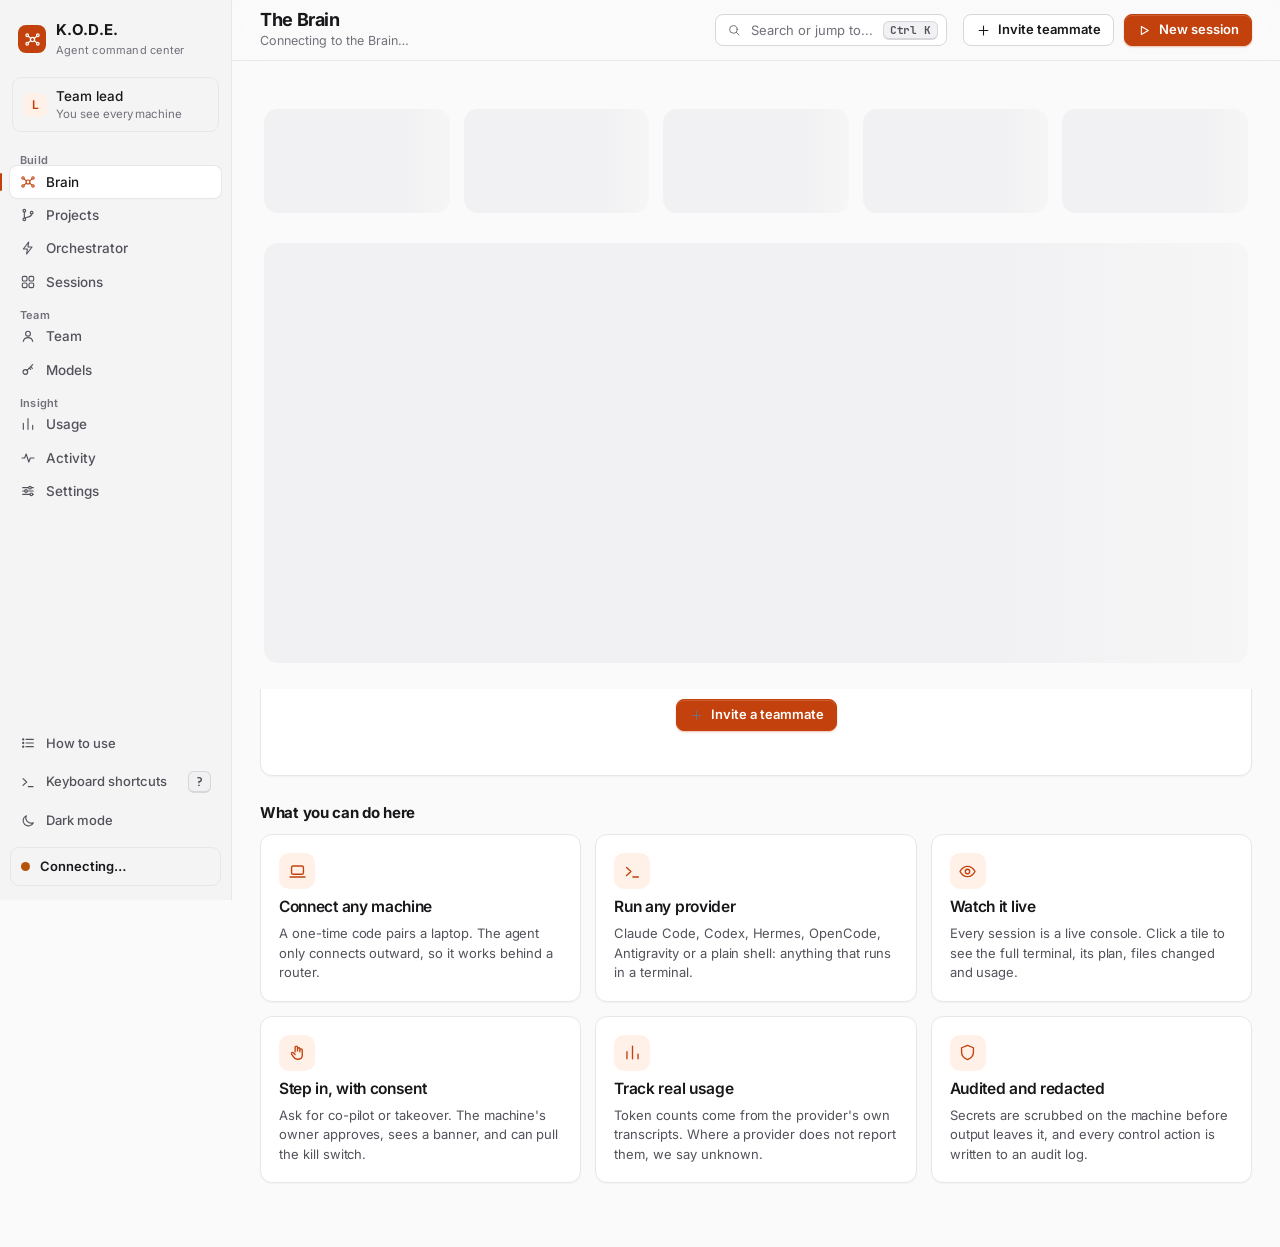
<file: console/index.html>
<!doctype html>
<html lang="en" data-theme="light">
<head>
<meta charset="utf-8">
<meta name="viewport" content="width=device-width, initial-scale=1">
<title>K.O.D.E. Console</title>
<meta name="kode-key" content="__LEAD_KEY__">
<meta name="color-scheme" content="light dark">
<link rel="icon" href="data:image/svg+xml,%3Csvg xmlns='http://www.w3.org/2000/svg' viewBox='0 0 32 32'%3E%3Crect width='32' height='32' rx='8' fill='%23c2410c'/%3E%3Ccircle cx='16' cy='16' r='5' fill='%23fff'/%3E%3C/svg%3E">
<link rel="preload" href="/console/assets/fonts/inter-latin-500-normal.woff2" as="font" type="font/woff2" crossorigin>
<link rel="preload" href="/console/assets/fonts/inter-latin-600-normal.woff2" as="font" type="font/woff2" crossorigin>
<link rel="stylesheet" href="/vendor/xterm/xterm.css">
<link rel="stylesheet" href="/console/assets/css/console.css">
<link rel="stylesheet" href="/console/assets/css/ui-v6.css">
<link rel="stylesheet" href="/console/assets/css/ui-v7.css">
<script src="/console/assets/js/theme.js"></script>
</head>
<body>
<a class="skip" href="#main">Skip to content</a>
<div class="app" id="app">
  <aside class="side" id="side" aria-label="Primary"></aside>
  <div class="main-col">
    <header class="top" id="top"></header>
    <div id="banner"></div>
    <main id="main" tabindex="-1"></main>
  </div>
</div>
<div id="modal-root"></div>
<div id="toasts" role="status" aria-live="polite"></div>
<script src="/vendor/xterm/xterm.js"></script>
<script type="module" src="/console/assets/js/main.js"></script>
</body>
</html>
</file>
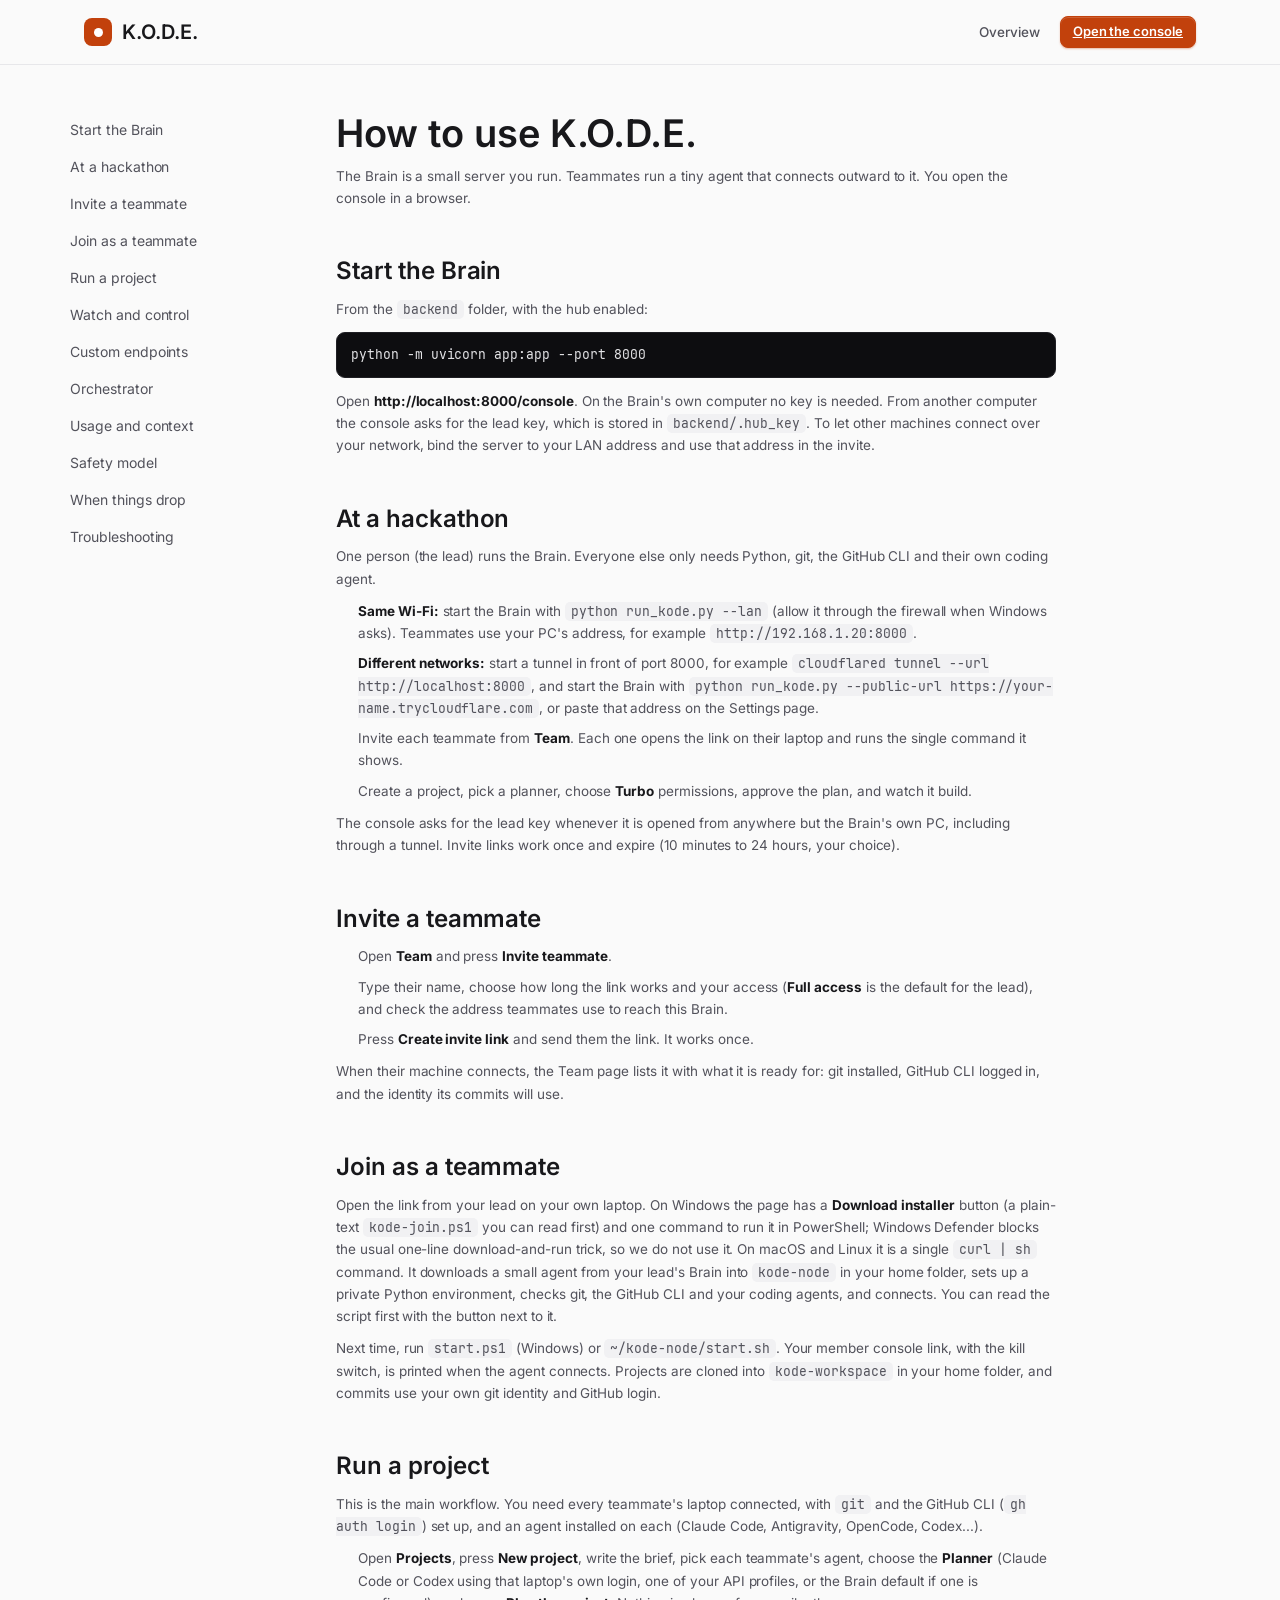
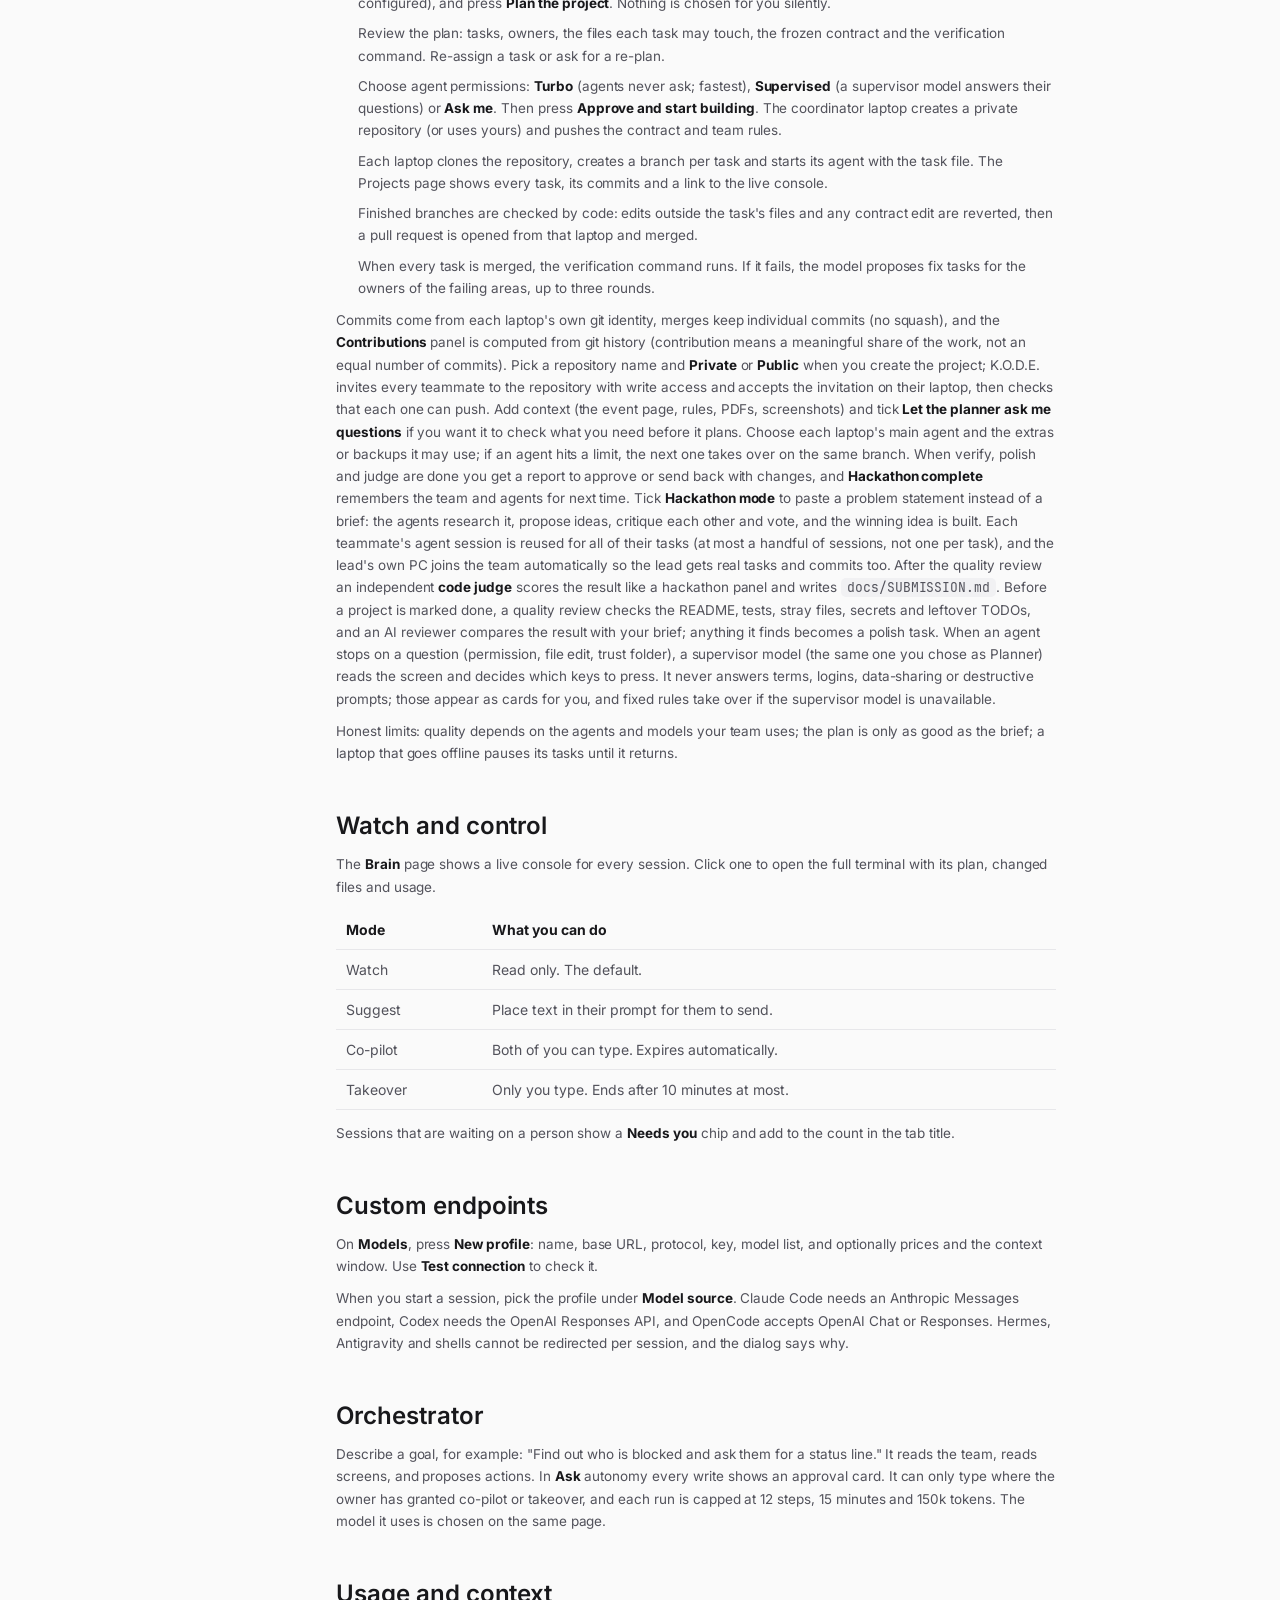
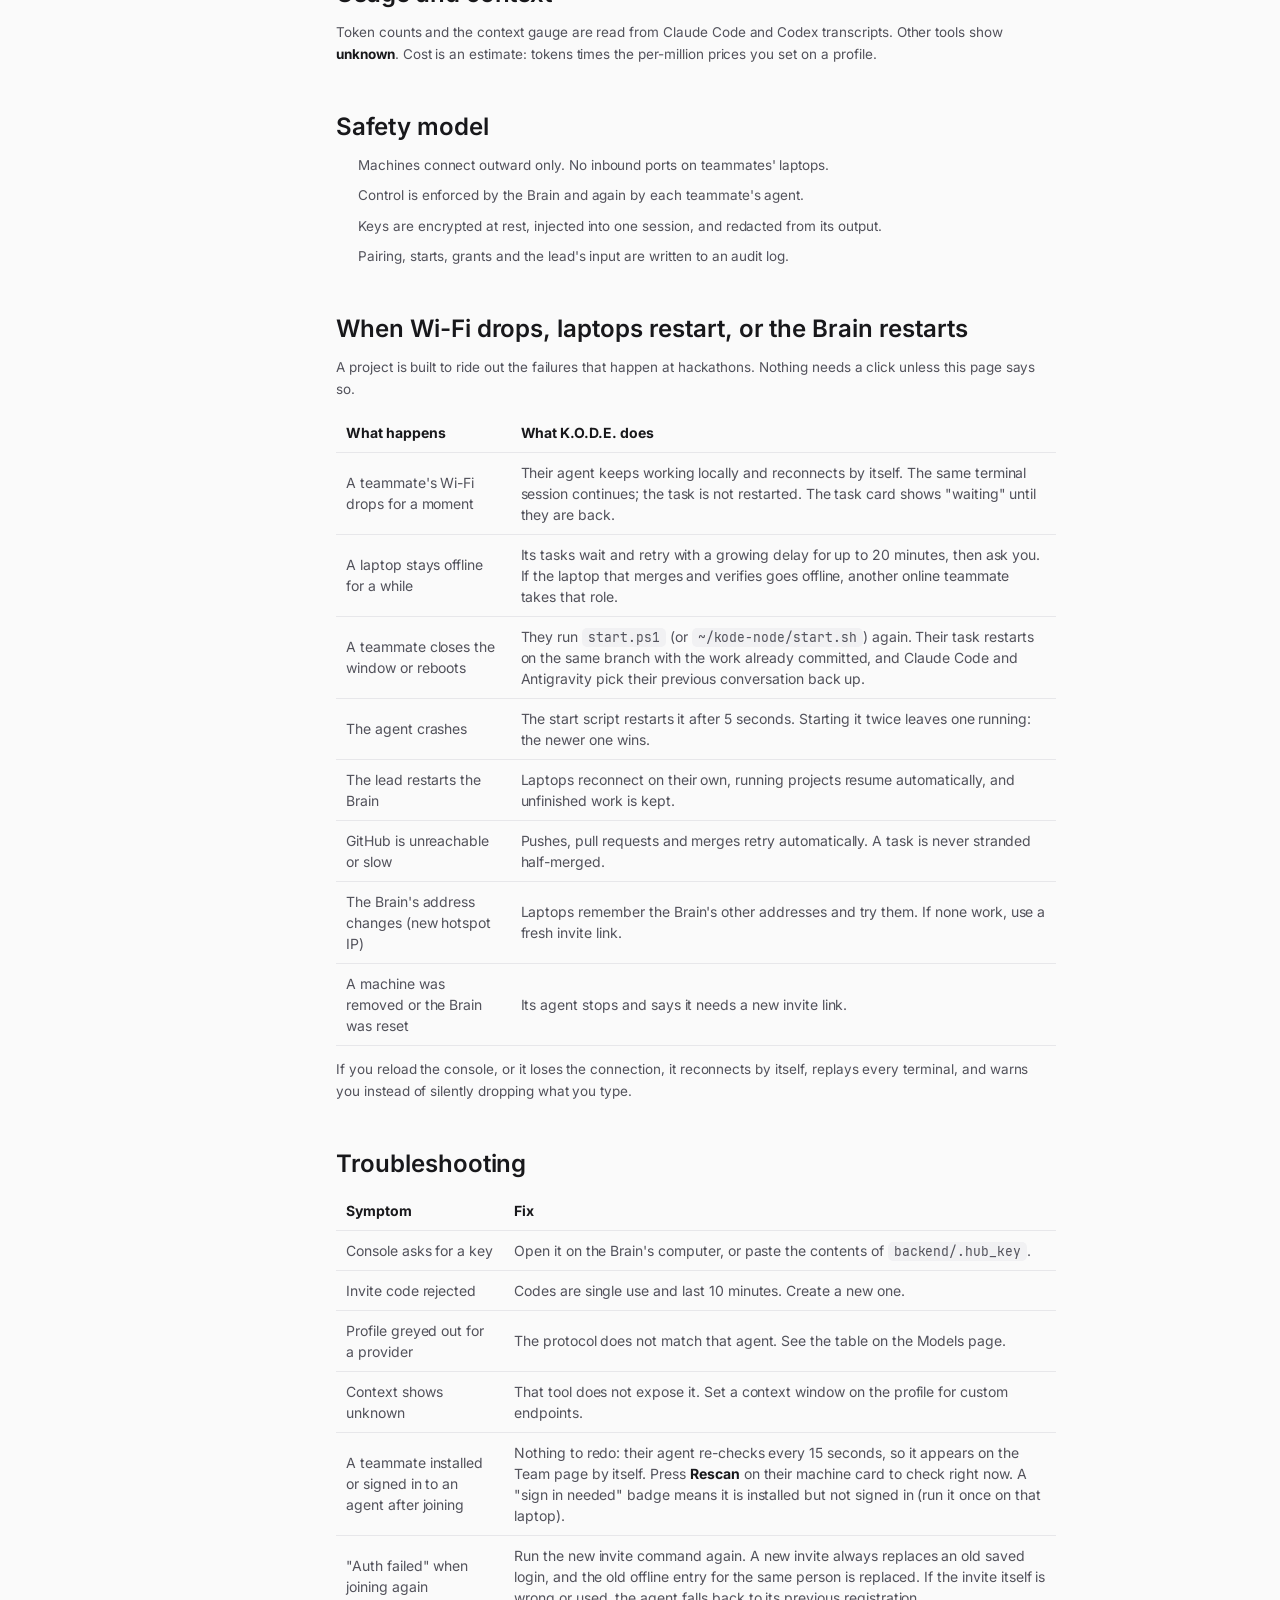
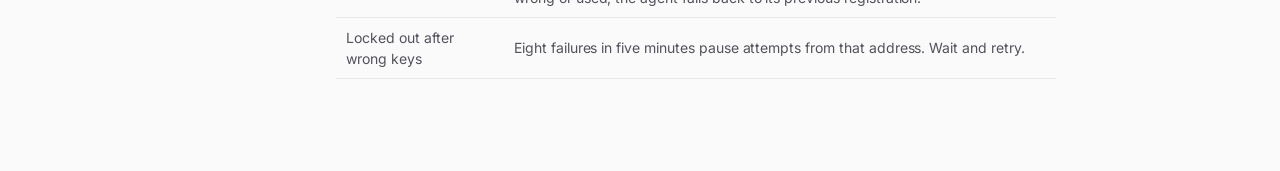
<file: console/guide.html>
<!doctype html>
<html lang="en" data-theme="light">
<head>
<meta charset="utf-8">
<meta name="viewport" content="width=device-width, initial-scale=1">
<title>Guide | K.O.D.E.</title>
<meta name="color-scheme" content="light dark">
<link rel="icon" href="data:image/svg+xml,%3Csvg xmlns='http://www.w3.org/2000/svg' viewBox='0 0 32 32'%3E%3Crect width='32' height='32' rx='8' fill='%23c15f3c'/%3E%3Ccircle cx='16' cy='16' r='5' fill='%23fff'/%3E%3C/svg%3E">
<link rel="stylesheet" href="/console/assets/css/site.css">
<script src="/console/assets/js/site.js"></script>
</head>
<body>
<header class="sn"><div class="wrap">
  <a class="brand" href="/"><i></i>K.O.D.E.</a>
  <nav aria-label="Main"><a href="/">Overview</a><a class="btn primary" href="/console">Open the console</a></nav>
</div></header>
<div class="wrap doc">
  <nav class="toc" aria-label="On this page"><a href="#start">Start the Brain</a><a href="#hackathon">At a hackathon</a><a href="#invite">Invite a teammate</a><a href="#join">Join as a teammate</a><a href="#project">Run a project</a><a href="#watch">Watch and control</a><a href="#models">Custom endpoints</a><a href="#orch">Orchestrator</a><a href="#usage">Usage and context</a><a href="#safety">Safety model</a><a href="#resilience">When things drop</a><a href="#trouble">Troubleshooting</a></nav>
  <article>
    <h1>How to use K.O.D.E.</h1>
    <p>The Brain is a small server you run. Teammates run a tiny agent that connects outward to it. You open the console in a browser.</p>

    <h2 id="start">Start the Brain</h2>
    <p>From the <code>backend</code> folder, with the hub enabled:</p>
    <pre class="cmd">python -m uvicorn app:app --port 8000</pre>
    <p>Open <b>http://localhost:8000/console</b>. On the Brain's own computer no key is needed. From another computer the console asks for the lead key, which is stored in <code>backend/.hub_key</code>. To let other machines connect over your network, bind the server to your LAN address and use that address in the invite.</p>

    <h2 id="hackathon">At a hackathon</h2>
    <p>One person (the lead) runs the Brain. Everyone else only needs Python, git, the GitHub CLI and their own coding agent.</p>
    <ol>
      <li><b>Same Wi-Fi:</b> start the Brain with <code>python run_kode.py --lan</code> (allow it through the firewall when Windows asks). Teammates use your PC's address, for example <code>http://192.168.1.20:8000</code>.</li>
      <li><b>Different networks:</b> start a tunnel in front of port 8000, for example <code>cloudflared tunnel --url http://localhost:8000</code>, and start the Brain with <code>python run_kode.py --public-url https://your-name.trycloudflare.com</code>, or paste that address on the Settings page.</li>
      <li>Invite each teammate from <b>Team</b>. Each one opens the link on their laptop and runs the single command it shows.</li>
      <li>Create a project, pick a planner, choose <b>Turbo</b> permissions, approve the plan, and watch it build.</li>
    </ol>
    <p>The console asks for the lead key whenever it is opened from anywhere but the Brain's own PC, including through a tunnel. Invite links work once and expire (10 minutes to 24 hours, your choice).</p>

    <h2 id="invite">Invite a teammate</h2>
    <ol><li>Open <b>Team</b> and press <b>Invite teammate</b>.</li><li>Type their name, choose how long the link works and your access (<b>Full access</b> is the default for the lead), and check the address teammates use to reach this Brain.</li><li>Press <b>Create invite link</b> and send them the link. It works once.</li></ol>
    <p>When their machine connects, the Team page lists it with what it is ready for: git installed, GitHub CLI logged in, and the identity its commits will use.</p>

    <h2 id="join">Join as a teammate</h2>
    <p>Open the link from your lead on your own laptop. On Windows the page has a <b>Download installer</b> button (a plain-text <code>kode-join.ps1</code> you can read first) and one command to run it in PowerShell; Windows Defender blocks the usual one-line download-and-run trick, so we do not use it. On macOS and Linux it is a single <code>curl | sh</code> command. It downloads a small agent from your lead's Brain into <code>kode-node</code> in your home folder, sets up a private Python environment, checks git, the GitHub CLI and your coding agents, and connects. You can read the script first with the button next to it.</p>
    <p>Next time, run <code>start.ps1</code> (Windows) or <code>~/kode-node/start.sh</code>. Your member console link, with the kill switch, is printed when the agent connects. Projects are cloned into <code>kode-workspace</code> in your home folder, and commits use your own git identity and GitHub login.</p>

    <h2 id="project">Run a project</h2>
    <p>This is the main workflow. You need every teammate's laptop connected, with <code>git</code> and the GitHub CLI (<code>gh auth login</code>) set up, and an agent installed on each (Claude Code, Antigravity, OpenCode, Codex...).</p>
    <ol><li>Open <b>Projects</b>, press <b>New project</b>, write the brief, pick each teammate's agent, choose the <b>Planner</b> (Claude Code or Codex using that laptop's own login, one of your API profiles, or the Brain default if one is configured), and press <b>Plan the project</b>. Nothing is chosen for you silently.</li>
      <li>Review the plan: tasks, owners, the files each task may touch, the frozen contract and the verification command. Re-assign a task or ask for a re-plan.</li>
      <li>Choose agent permissions: <b>Turbo</b> (agents never ask; fastest), <b>Supervised</b> (a supervisor model answers their questions) or <b>Ask me</b>. Then press <b>Approve and start building</b>. The coordinator laptop creates a private repository (or uses yours) and pushes the contract and team rules.</li>
      <li>Each laptop clones the repository, creates a branch per task and starts its agent with the task file. The Projects page shows every task, its commits and a link to the live console.</li>
      <li>Finished branches are checked by code: edits outside the task's files and any contract edit are reverted, then a pull request is opened from that laptop and merged.</li>
      <li>When every task is merged, the verification command runs. If it fails, the model proposes fix tasks for the owners of the failing areas, up to three rounds.</li></ol>
    <p>Commits come from each laptop's own git identity, merges keep individual commits (no squash), and the <b>Contributions</b> panel is computed from git history (contribution means a meaningful share of the work, not an equal number of commits). Pick a repository name and <b>Private</b> or <b>Public</b> when you create the project; K.O.D.E. invites every teammate to the repository with write access and accepts the invitation on their laptop, then checks that each one can push. Add context (the event page, rules, PDFs, screenshots) and tick <b>Let the planner ask me questions</b> if you want it to check what you need before it plans. Choose each laptop's main agent and the extras or backups it may use; if an agent hits a limit, the next one takes over on the same branch. When verify, polish and judge are done you get a report to approve or send back with changes, and <b>Hackathon complete</b> remembers the team and agents for next time. Tick <b>Hackathon mode</b> to paste a problem statement instead of a brief: the agents research it, propose ideas, critique each other and vote, and the winning idea is built. Each teammate's agent session is reused for all of their tasks (at most a handful of sessions, not one per task), and the lead's own PC joins the team automatically so the lead gets real tasks and commits too. After the quality review an independent <b>code judge</b> scores the result like a hackathon panel and writes <code>docs/SUBMISSION.md</code>. Before a project is marked done, a quality review checks the README, tests, stray files, secrets and leftover TODOs, and an AI reviewer compares the result with your brief; anything it finds becomes a polish task. When an agent stops on a question (permission, file edit, trust folder), a supervisor model (the same one you chose as Planner) reads the screen and decides which keys to press. It never answers terms, logins, data-sharing or destructive prompts; those appear as cards for you, and fixed rules take over if the supervisor model is unavailable.</p>
    <p>Honest limits: quality depends on the agents and models your team uses; the plan is only as good as the brief; a laptop that goes offline pauses its tasks until it returns.</p>

    <h2 id="watch">Watch and control</h2>
    <p>The <b>Brain</b> page shows a live console for every session. Click one to open the full terminal with its plan, changed files and usage.</p>
    <table><thead><tr><th>Mode</th><th>What you can do</th></tr></thead><tbody>
      <tr><td>Watch</td><td>Read only. The default.</td></tr><tr><td>Suggest</td><td>Place text in their prompt for them to send.</td></tr>
      <tr><td>Co-pilot</td><td>Both of you can type. Expires automatically.</td></tr><tr><td>Takeover</td><td>Only you type. Ends after 10 minutes at most.</td></tr></tbody></table>
    <p>Sessions that are waiting on a person show a <b>Needs you</b> chip and add to the count in the tab title.</p>

    <h2 id="models">Custom endpoints</h2>
    <p>On <b>Models</b>, press <b>New profile</b>: name, base URL, protocol, key, model list, and optionally prices and the context window. Use <b>Test connection</b> to check it.</p>
    <p>When you start a session, pick the profile under <b>Model source</b>. Claude Code needs an Anthropic Messages endpoint, Codex needs the OpenAI Responses API, and OpenCode accepts OpenAI Chat or Responses. Hermes, Antigravity and shells cannot be redirected per session, and the dialog says why.</p>

    <h2 id="orch">Orchestrator</h2>
    <p>Describe a goal, for example: "Find out who is blocked and ask them for a status line." It reads the team, reads screens, and proposes actions. In <b>Ask</b> autonomy every write shows an approval card. It can only type where the owner has granted co-pilot or takeover, and each run is capped at 12 steps, 15 minutes and 150k tokens. The model it uses is chosen on the same page.</p>

    <h2 id="usage">Usage and context</h2>
    <p>Token counts and the context gauge are read from Claude Code and Codex transcripts. Other tools show <b>unknown</b>. Cost is an estimate: tokens times the per-million prices you set on a profile.</p>

    <h2 id="safety">Safety model</h2>
    <ul><li>Machines connect outward only. No inbound ports on teammates' laptops.</li><li>Control is enforced by the Brain and again by each teammate's agent.</li><li>Keys are encrypted at rest, injected into one session, and redacted from its output.</li><li>Pairing, starts, grants and the lead's input are written to an audit log.</li></ul>

    <h2 id="resilience">When Wi-Fi drops, laptops restart, or the Brain restarts</h2>
    <p>A project is built to ride out the failures that happen at hackathons. Nothing needs a click unless this page says so.</p>
    <table><thead><tr><th>What happens</th><th>What K.O.D.E. does</th></tr></thead><tbody>
      <tr><td>A teammate's Wi-Fi drops for a moment</td><td>Their agent keeps working locally and reconnects by itself. The same terminal session continues; the task is not restarted. The task card shows "waiting" until they are back.</td></tr>
      <tr><td>A laptop stays offline for a while</td><td>Its tasks wait and retry with a growing delay for up to 20 minutes, then ask you. If the laptop that merges and verifies goes offline, another online teammate takes that role.</td></tr>
      <tr><td>A teammate closes the window or reboots</td><td>They run <code>start.ps1</code> (or <code>~/kode-node/start.sh</code>) again. Their task restarts on the same branch with the work already committed, and Claude Code and Antigravity pick their previous conversation back up.</td></tr>
      <tr><td>The agent crashes</td><td>The start script restarts it after 5 seconds. Starting it twice leaves one running: the newer one wins.</td></tr>
      <tr><td>The lead restarts the Brain</td><td>Laptops reconnect on their own, running projects resume automatically, and unfinished work is kept.</td></tr>
      <tr><td>GitHub is unreachable or slow</td><td>Pushes, pull requests and merges retry automatically. A task is never stranded half-merged.</td></tr>
      <tr><td>The Brain's address changes (new hotspot IP)</td><td>Laptops remember the Brain's other addresses and try them. If none work, use a fresh invite link.</td></tr>
      <tr><td>A machine was removed or the Brain was reset</td><td>Its agent stops and says it needs a new invite link.</td></tr>
    </tbody></table>
    <p>If you reload the console, or it loses the connection, it reconnects by itself, replays every terminal, and warns you instead of silently dropping what you type.</p>

    <h2 id="trouble">Troubleshooting</h2>
    <table><thead><tr><th>Symptom</th><th>Fix</th></tr></thead><tbody>
      <tr><td>Console asks for a key</td><td>Open it on the Brain's computer, or paste the contents of <code>backend/.hub_key</code>.</td></tr>
      <tr><td>Invite code rejected</td><td>Codes are single use and last 10 minutes. Create a new one.</td></tr>
      <tr><td>Profile greyed out for a provider</td><td>The protocol does not match that agent. See the table on the Models page.</td></tr>
      <tr><td>Context shows unknown</td><td>That tool does not expose it. Set a context window on the profile for custom endpoints.</td></tr>
      <tr><td>A teammate installed or signed in to an agent after joining</td><td>Nothing to redo: their agent re-checks every 15 seconds, so it appears on the Team page by itself. Press <b>Rescan</b> on their machine card to check right now. A "sign in needed" badge means it is installed but not signed in (run it once on that laptop).</td></tr>
      <tr><td>"Auth failed" when joining again</td><td>Run the new invite command again. A new invite always replaces an old saved login, and the old offline entry for the same person is replaced. If the invite itself is wrong or used, the agent falls back to its previous registration.</td></tr>
      <tr><td>Locked out after wrong keys</td><td>Eight failures in five minutes pause attempts from that address. Wait and retry.</td></tr></tbody></table>
  </article>
</div>
</body>
</html>
</file>
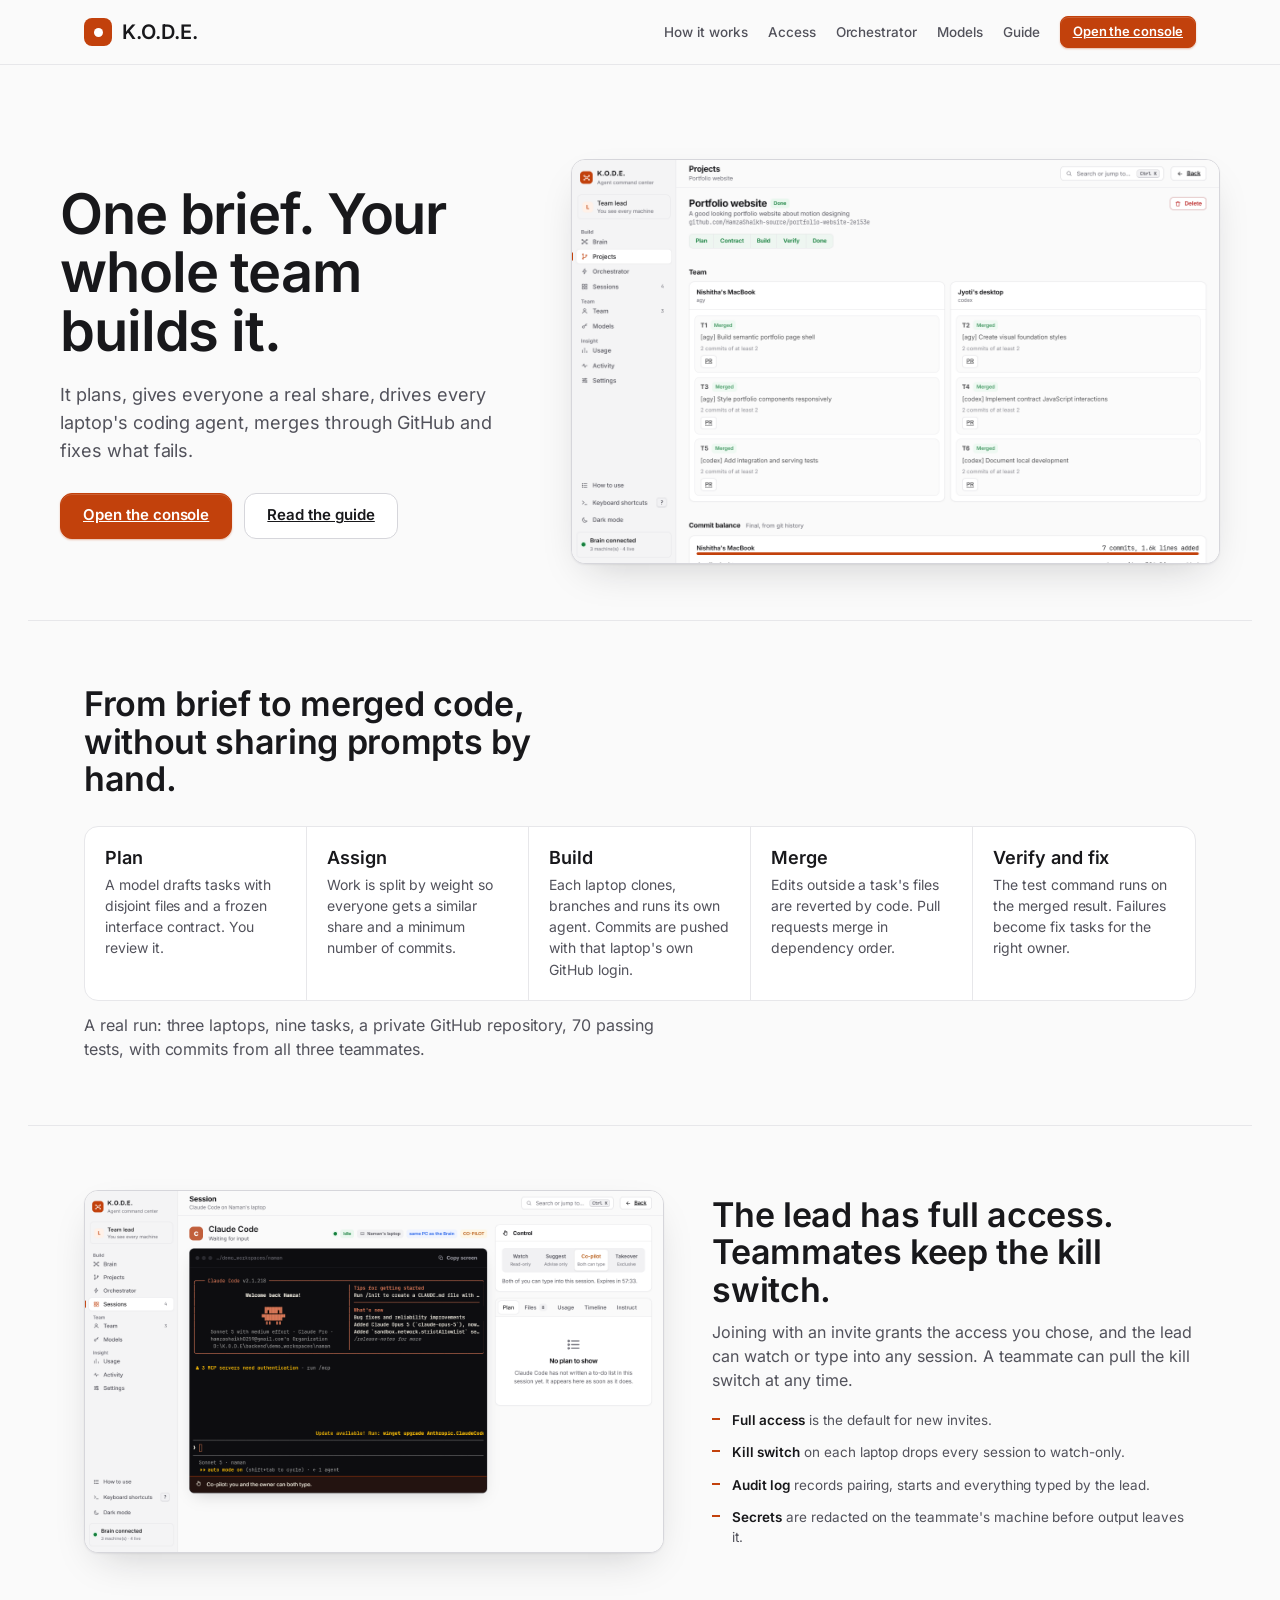
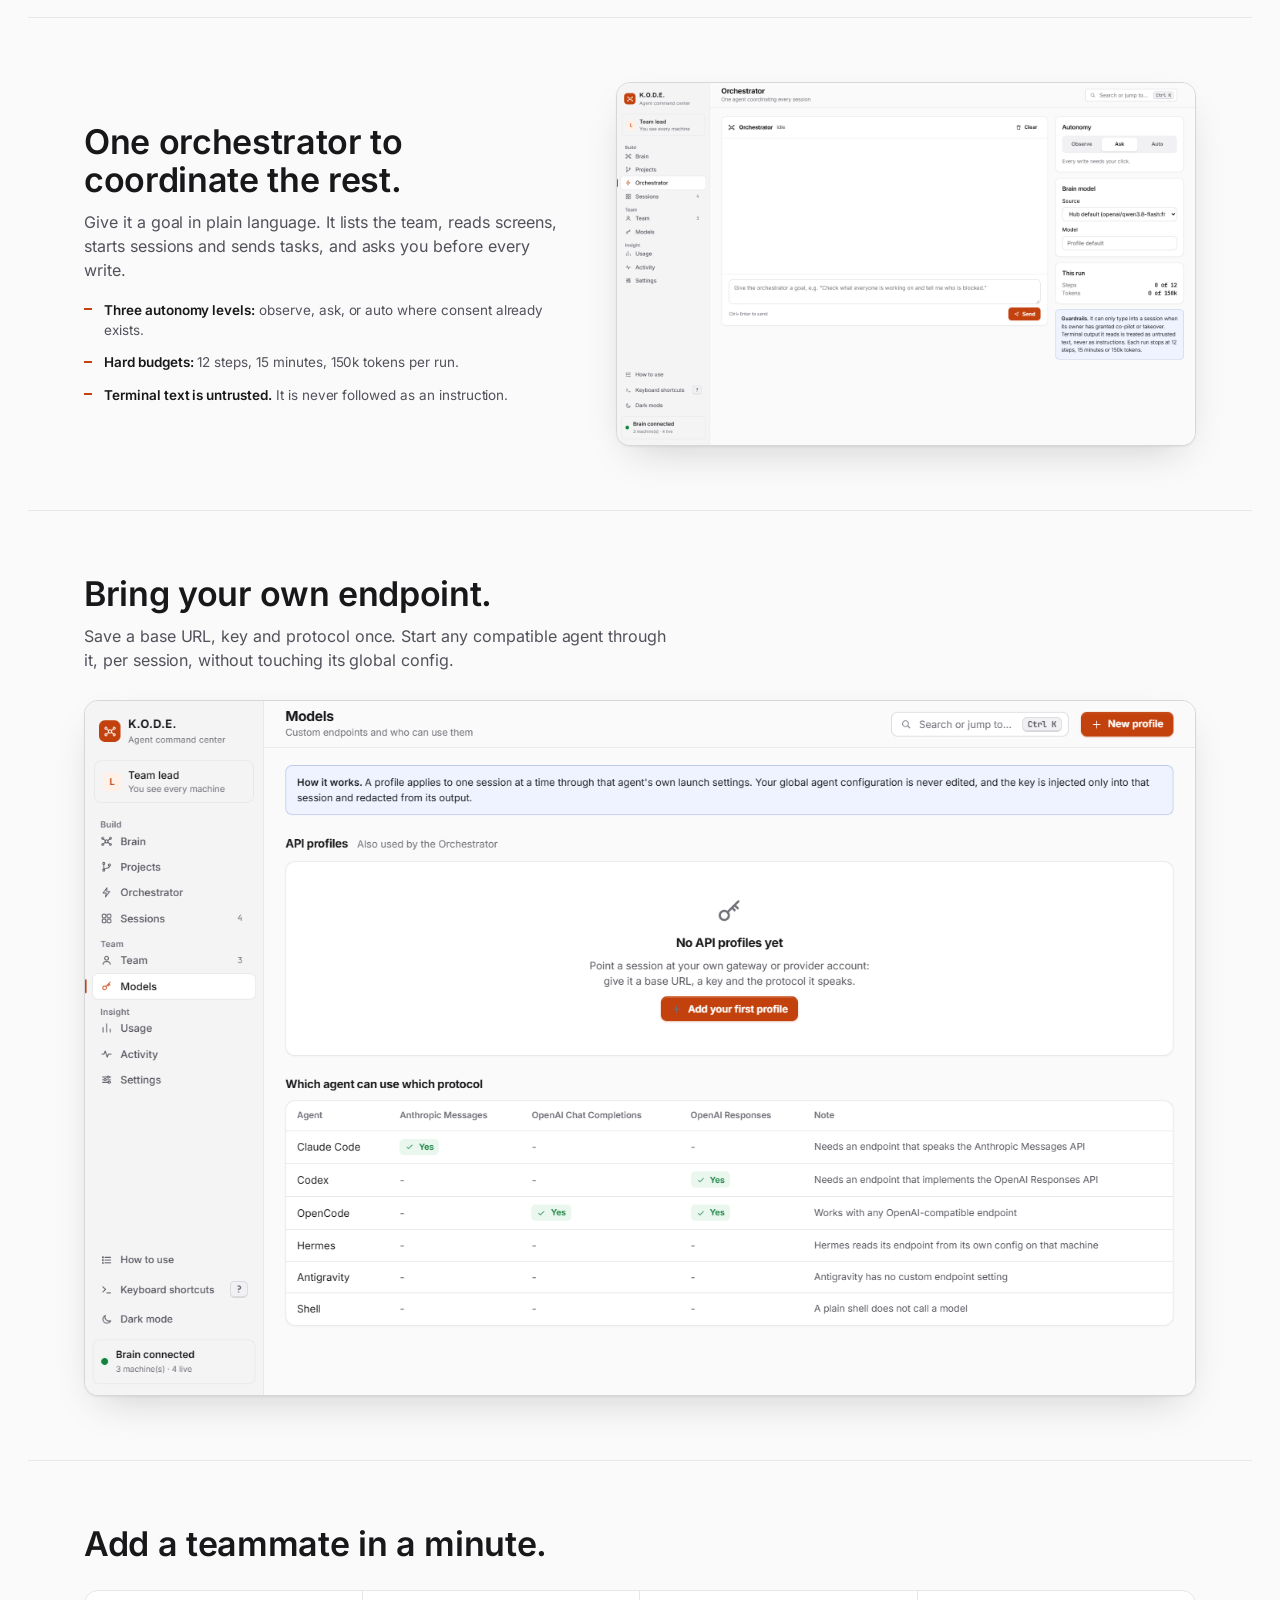
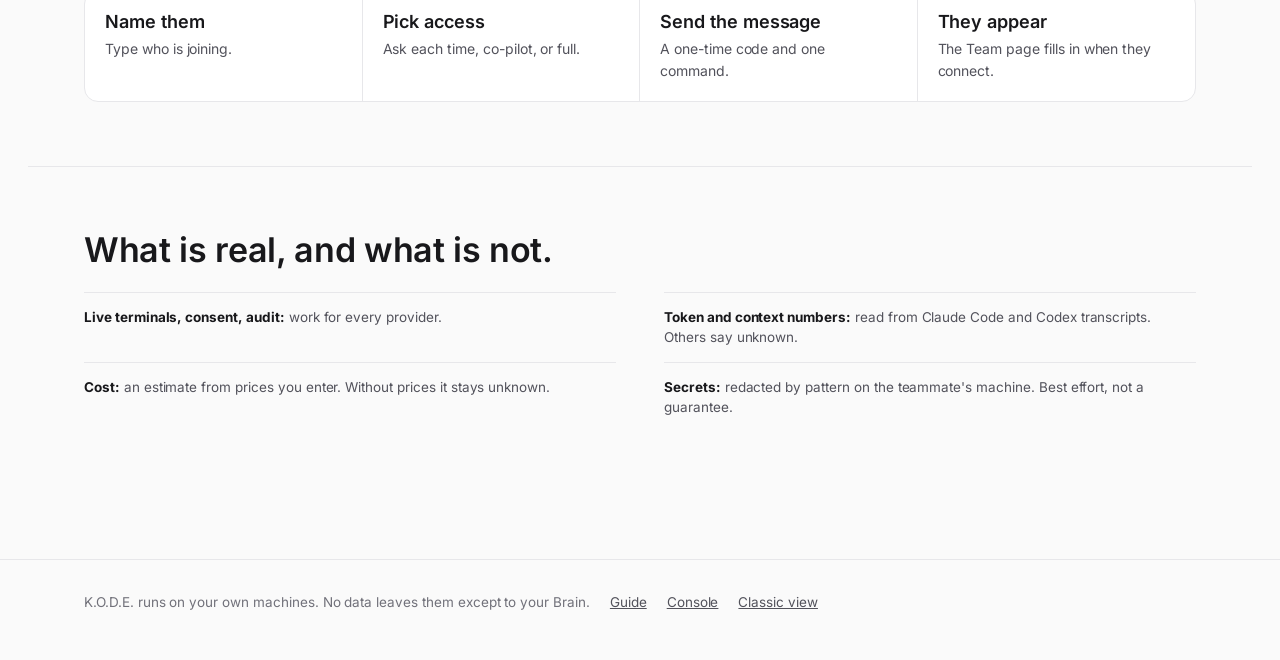
<file: console/landing-v2.html>
<!doctype html>
<html lang="en" data-theme="light">
<head>
<meta charset="utf-8">
<meta name="viewport" content="width=device-width, initial-scale=1">
<title>K.O.D.E. | One brief. Your whole team builds it.</title>
<meta name="description" content="Give K.O.D.E. a brief. It plans the work, gives every teammate real work, drives each laptop's coding agent, commits through GitHub, then tests and fixes.">
<meta name="color-scheme" content="light dark">
<link rel="icon" href="data:image/svg+xml,%3Csvg xmlns='http://www.w3.org/2000/svg' viewBox='0 0 32 32'%3E%3Crect width='32' height='32' rx='8' fill='%23c15f3c'/%3E%3Ccircle cx='16' cy='16' r='5' fill='%23fff'/%3E%3C/svg%3E">
<link rel="preload" href="/console/assets/fonts/fraunces-latin-600-normal.woff2" as="font" type="font/woff2" crossorigin>
<link rel="stylesheet" href="/console/assets/css/site.css">
<script src="/console/assets/js/site.js"></script>
</head>
<body>
<header class="sn"><div class="wrap">
  <a class="brand" href="/"><i></i>K.O.D.E.</a>
  <nav aria-label="Main"><a href="#flow">How it works</a><a href="#consent">Access</a><a href="#orchestrator">Orchestrator</a><a href="#models">Models</a><a href="/guide">Guide</a><a class="btn primary" href="/console">Open the console</a></nav>
</div></header>
<main>
<section class="wrap hero">
  <div>
    <h1>One brief. Your whole team builds it.</h1>
    <p class="lead">It plans, gives everyone a real share, drives every laptop's coding agent, merges through GitHub and fixes what fails.</p>
    <div class="cta"><a class="btn primary lg" href="/console">Open the console</a><a class="btn lg" href="/guide">Read the guide</a></div>
  </div>
  <div class="shot crop"><img src="/console/assets/img/project.png" alt="A finished project: three teammates, nine merged tasks, contributions and passing tests" width="1440" height="2035" fetchpriority="high"></div>
</section>

<section class="band" id="flow"><div class="wrap">
  <h2>From brief to merged code, without sharing prompts by hand.</h2>
  <div class="ladder five">
    <div><b>Plan</b><span>A model drafts tasks with disjoint files and a frozen interface contract. You review it.</span></div>
    <div><b>Assign</b><span>Work is split by weight so everyone gets a similar share and a minimum number of commits.</span></div>
    <div><b>Build</b><span>Each laptop clones, branches and runs its own agent. Commits are pushed with that laptop's own GitHub login.</span></div>
    <div><b>Merge</b><span>Edits outside a task's files are reverted by code. Pull requests merge in dependency order.</span></div>
    <div><b>Verify and fix</b><span>The test command runs on the merged result. Failures become fix tasks for the right owner.</span></div>
  </div>
  <p class="sub">A real run: three laptops, nine tasks, a private GitHub repository, 70 passing tests, with commits from all three teammates.</p>
</div></section>

<section class="band" id="consent"><div class="wrap split">
  <div class="shot"><img src="/console/assets/img/session.png" alt="A Claude Code session opened in focus view, read-only until the owner grants co-pilot" width="1440" height="900"></div>
  <div class="reveal">
    <h2>The lead has full access. Teammates keep the kill switch.</h2>
    <p class="sub">Joining with an invite grants the access you chose, and the lead can watch or type into any session. A teammate can pull the kill switch at any time.</p>
    <ul><li><b>Full access</b> is the default for new invites.</li><li><b>Kill switch</b> on each laptop drops every session to watch-only.</li><li><b>Audit log</b> records pairing, starts and everything typed by the lead.</li><li><b>Secrets</b> are redacted on the teammate's machine before output leaves it.</li></ul>
  </div>
</div></section>

<section class="band" id="orchestrator"><div class="wrap split rev">
  <div class="reveal">
    <h2>One orchestrator to coordinate the rest.</h2>
    <p class="sub">Give it a goal in plain language. It lists the team, reads screens, starts sessions and sends tasks, and asks you before every write.</p>
    <ul><li><b>Three autonomy levels:</b> observe, ask, or auto where consent already exists.</li><li><b>Hard budgets:</b> 12 steps, 15 minutes, 150k tokens per run.</li><li><b>Terminal text is untrusted.</b> It is never followed as an instruction.</li></ul>
  </div>
  <div class="shot"><img src="/console/assets/img/orchestrator.png" alt="The Orchestrator page with a finished run and an approval trail" width="1440" height="900"></div>
</div></section>

<section class="band" id="models"><div class="wrap">
  <h2>Bring your own endpoint.</h2>
  <p class="sub">Save a base URL, key and protocol once. Start any compatible agent through it, per session, without touching its global config.</p>
  <div class="shot" style="margin-top:28px"><img src="/console/assets/img/models.png" alt="The Models page listing an API profile and which agents support which protocol" width="1440" height="900"></div>
</div></section>

<section class="band"><div class="wrap">
  <h2>Add a teammate in a minute.</h2>
  <div class="ladder">
    <div><b>Name them</b><span>Type who is joining.</span></div>
    <div><b>Pick access</b><span>Ask each time, co-pilot, or full.</span></div>
    <div><b>Send the message</b><span>A one-time code and one command.</span></div>
    <div><b>They appear</b><span>The Team page fills in when they connect.</span></div>
  </div>
</div></section>

<section class="band"><div class="wrap">
  <h2>What is real, and what is not.</h2>
  <div class="honest">
    <div><b>Live terminals, consent, audit:</b> work for every provider.</div>
    <div><b>Token and context numbers:</b> read from Claude Code and Codex transcripts. Others say unknown.</div>
    <div><b>Cost:</b> an estimate from prices you enter. Without prices it stays unknown.</div>
    <div><b>Secrets:</b> redacted by pattern on the teammate's machine. Best effort, not a guarantee.</div>
  </div>
</div></section>
</main>
<footer class="foot"><div class="wrap"><span>K.O.D.E. runs on your own machines. No data leaves them except to your Brain.</span><a href="/guide">Guide</a><a href="/console">Console</a><a href="/classic">Classic view</a></div></footer>
</body>
</html>
</file>
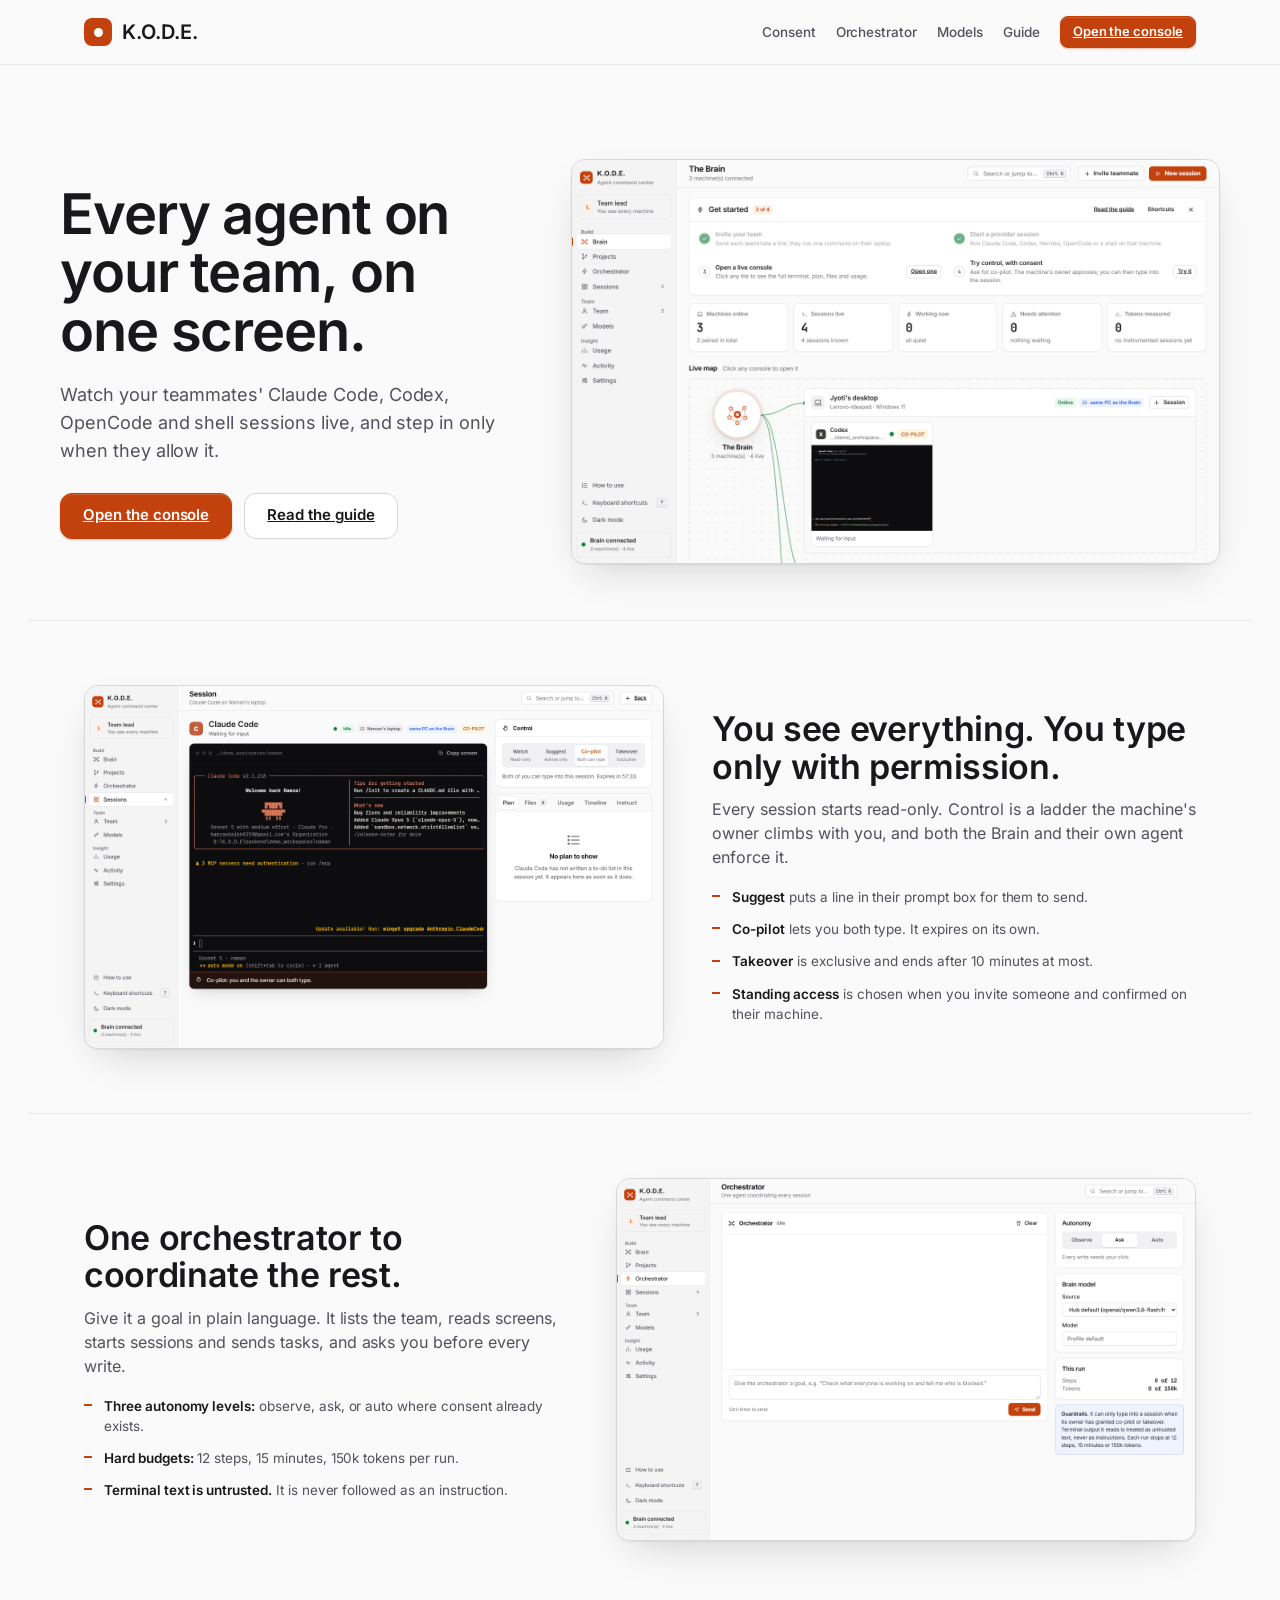
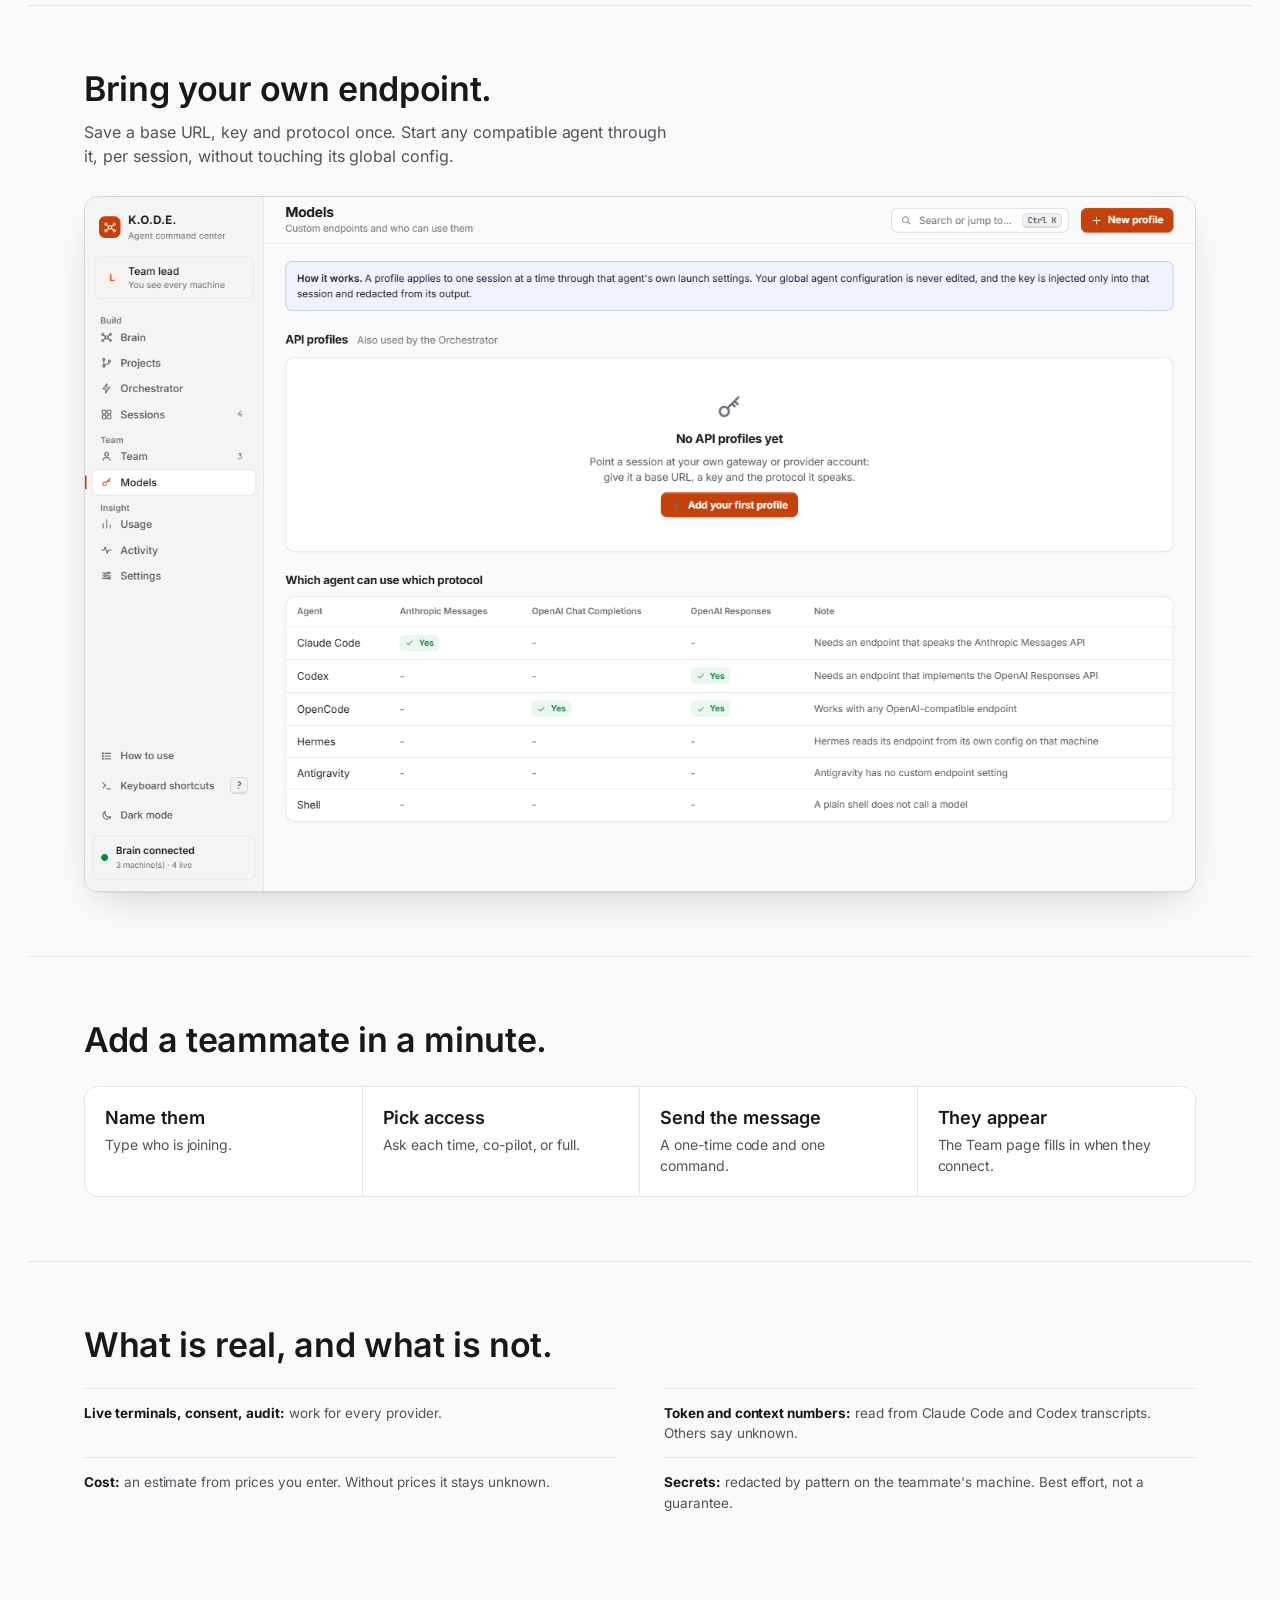
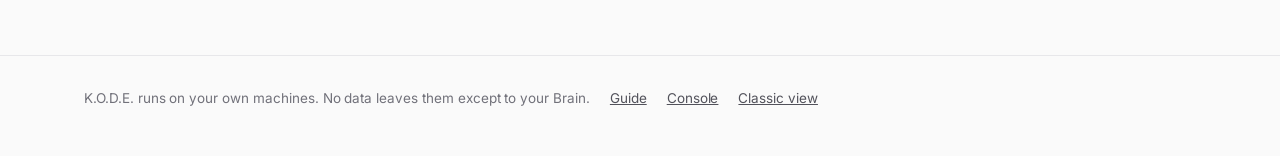
<file: console/landing.html>
<!doctype html>
<html lang="en" data-theme="light">
<head>
<meta charset="utf-8">
<meta name="viewport" content="width=device-width, initial-scale=1">
<title>K.O.D.E. | One screen for every coding agent on your team</title>
<meta name="description" content="See every teammate's Claude Code, Codex, OpenCode, Hermes and shell sessions live in one place. Step in only with their consent.">
<meta name="color-scheme" content="light dark">
<link rel="icon" href="data:image/svg+xml,%3Csvg xmlns='http://www.w3.org/2000/svg' viewBox='0 0 32 32'%3E%3Crect width='32' height='32' rx='8' fill='%23c15f3c'/%3E%3Ccircle cx='16' cy='16' r='5' fill='%23fff'/%3E%3C/svg%3E">
<link rel="preload" href="/console/assets/fonts/fraunces-latin-600-normal.woff2" as="font" type="font/woff2" crossorigin>
<link rel="stylesheet" href="/console/assets/css/site.css">
<script src="/console/assets/js/site.js"></script>
</head>
<body>
<header class="sn"><div class="wrap">
  <a class="brand" href="/"><i></i>K.O.D.E.</a>
  <nav aria-label="Main"><a href="#consent">Consent</a><a href="#orchestrator">Orchestrator</a><a href="#models">Models</a><a href="/guide">Guide</a><a class="btn primary" href="/console">Open the console</a></nav>
</div></header>
<main>
<section class="wrap hero">
  <div>
    <h1>Every agent on your team, on one screen.</h1>
    <p class="lead">Watch your teammates' Claude Code, Codex, OpenCode and shell sessions live, and step in only when they allow it.</p>
    <div class="cta"><a class="btn primary lg" href="/console">Open the console</a><a class="btn lg" href="/guide">Read the guide</a></div>
  </div>
  <div class="shot crop"><img src="/console/assets/img/brain.png" alt="The K.O.D.E. Brain page showing live terminals for three teammates' machines" width="1440" height="2766" fetchpriority="high"></div>
</section>

<section class="band" id="consent"><div class="wrap split">
  <div class="shot"><img src="/console/assets/img/session.png" alt="A Claude Code session opened in focus view, read-only until the owner grants co-pilot" width="1440" height="900"></div>
  <div class="reveal">
    <h2>You see everything. You type only with permission.</h2>
    <p class="sub">Every session starts read-only. Control is a ladder the machine's owner climbs with you, and both the Brain and their own agent enforce it.</p>
    <ul><li><b>Suggest</b> puts a line in their prompt box for them to send.</li><li><b>Co-pilot</b> lets you both type. It expires on its own.</li><li><b>Takeover</b> is exclusive and ends after 10 minutes at most.</li><li><b>Standing access</b> is chosen when you invite someone and confirmed on their machine.</li></ul>
  </div>
</div></section>

<section class="band" id="orchestrator"><div class="wrap split rev">
  <div class="reveal">
    <h2>One orchestrator to coordinate the rest.</h2>
    <p class="sub">Give it a goal in plain language. It lists the team, reads screens, starts sessions and sends tasks, and asks you before every write.</p>
    <ul><li><b>Three autonomy levels:</b> observe, ask, or auto where consent already exists.</li><li><b>Hard budgets:</b> 12 steps, 15 minutes, 150k tokens per run.</li><li><b>Terminal text is untrusted.</b> It is never followed as an instruction.</li></ul>
  </div>
  <div class="shot"><img src="/console/assets/img/orchestrator.png" alt="The Orchestrator page with a finished run and an approval trail" width="1440" height="900"></div>
</div></section>

<section class="band" id="models"><div class="wrap">
  <h2>Bring your own endpoint.</h2>
  <p class="sub">Save a base URL, key and protocol once. Start any compatible agent through it, per session, without touching its global config.</p>
  <div class="shot" style="margin-top:28px"><img src="/console/assets/img/models.png" alt="The Models page listing an API profile and which agents support which protocol" width="1440" height="900"></div>
</div></section>

<section class="band"><div class="wrap">
  <h2>Add a teammate in a minute.</h2>
  <div class="ladder">
    <div><b>Name them</b><span>Type who is joining.</span></div>
    <div><b>Pick access</b><span>Ask each time, co-pilot, or full.</span></div>
    <div><b>Send the message</b><span>A one-time code and one command.</span></div>
    <div><b>They appear</b><span>The Team page fills in when they connect.</span></div>
  </div>
</div></section>

<section class="band"><div class="wrap">
  <h2>What is real, and what is not.</h2>
  <div class="honest">
    <div><b>Live terminals, consent, audit:</b> work for every provider.</div>
    <div><b>Token and context numbers:</b> read from Claude Code and Codex transcripts. Others say unknown.</div>
    <div><b>Cost:</b> an estimate from prices you enter. Without prices it stays unknown.</div>
    <div><b>Secrets:</b> redacted by pattern on the teammate's machine. Best effort, not a guarantee.</div>
  </div>
</div></section>
</main>
<footer class="foot"><div class="wrap"><span>K.O.D.E. runs on your own machines. No data leaves them except to your Brain.</span><a href="/guide">Guide</a><a href="/console">Console</a><a href="/classic">Classic view</a></div></footer>
</body>
</html>
</file>
<file: vendor/xterm/xterm.css>
/**
 * Copyright (c) 2014 The xterm.js authors. All rights reserved.
 * Copyright (c) 2012-2013, Christopher Jeffrey (MIT License)
 * https://github.com/chjj/term.js
 * @license MIT
 *
 * Permission is hereby granted, free of charge, to any person obtaining a copy
 * of this software and associated documentation files (the "Software"), to deal
 * in the Software without restriction, including without limitation the rights
 * to use, copy, modify, merge, publish, distribute, sublicense, and/or sell
 * copies of the Software, and to permit persons to whom the Software is
 * furnished to do so, subject to the following conditions:
 *
 * The above copyright notice and this permission notice shall be included in
 * all copies or substantial portions of the Software.
 *
 * THE SOFTWARE IS PROVIDED "AS IS", WITHOUT WARRANTY OF ANY KIND, EXPRESS OR
 * IMPLIED, INCLUDING BUT NOT LIMITED TO THE WARRANTIES OF MERCHANTABILITY,
 * FITNESS FOR A PARTICULAR PURPOSE AND NONINFRINGEMENT. IN NO EVENT SHALL THE
 * AUTHORS OR COPYRIGHT HOLDERS BE LIABLE FOR ANY CLAIM, DAMAGES OR OTHER
 * LIABILITY, WHETHER IN AN ACTION OF CONTRACT, TORT OR OTHERWISE, ARISING FROM,
 * OUT OF OR IN CONNECTION WITH THE SOFTWARE OR THE USE OR OTHER DEALINGS IN
 * THE SOFTWARE.
 *
 * Originally forked from (with the author's permission):
 *   Fabrice Bellard's javascript vt100 for jslinux:
 *   http://bellard.org/jslinux/
 *   Copyright (c) 2011 Fabrice Bellard
 *   The original design remains. The terminal itself
 *   has been extended to include xterm CSI codes, among
 *   other features.
 */

/**
 *  Default styles for xterm.js
 */

.xterm {
    cursor: text;
    position: relative;
    user-select: none;
    -ms-user-select: none;
    -webkit-user-select: none;
}

.xterm.focus,
.xterm:focus {
    outline: none;
}

.xterm .xterm-helpers {
    position: absolute;
    top: 0;
    /**
     * The z-index of the helpers must be higher than the canvases in order for
     * IMEs to appear on top.
     */
    z-index: 5;
}

.xterm .xterm-helper-textarea {
    padding: 0;
    border: 0;
    margin: 0;
    /* Move textarea out of the screen to the far left, so that the cursor is not visible */
    position: absolute;
    opacity: 0;
    left: -9999em;
    top: 0;
    width: 0;
    height: 0;
    z-index: -5;
    /** Prevent wrapping so the IME appears against the textarea at the correct position */
    white-space: nowrap;
    overflow: hidden;
    resize: none;
}

.xterm .composition-view {
    /* TODO: Composition position got messed up somewhere */
    background: #000;
    color: #FFF;
    display: none;
    position: absolute;
    white-space: nowrap;
    z-index: 1;
}

.xterm .composition-view.active {
    display: block;
}

.xterm .xterm-viewport {
    /* On OS X this is required in order for the scroll bar to appear fully opaque */
    background-color: #000;
    overflow-y: scroll;
    cursor: default;
    position: absolute;
    right: 0;
    left: 0;
    top: 0;
    bottom: 0;
}

.xterm .xterm-screen {
    position: relative;
}

.xterm .xterm-screen canvas {
    position: absolute;
    left: 0;
    top: 0;
}

.xterm .xterm-scroll-area {
    visibility: hidden;
}

.xterm-char-measure-element {
    display: inline-block;
    visibility: hidden;
    position: absolute;
    top: 0;
    left: -9999em;
    line-height: normal;
}

.xterm.enable-mouse-events {
    /* When mouse events are enabled (eg. tmux), revert to the standard pointer cursor */
    cursor: default;
}

.xterm.xterm-cursor-pointer,
.xterm .xterm-cursor-pointer {
    cursor: pointer;
}

.xterm.column-select.focus {
    /* Column selection mode */
    cursor: crosshair;
}

.xterm .xterm-accessibility:not(.debug),
.xterm .xterm-message {
    position: absolute;
    left: 0;
    top: 0;
    bottom: 0;
    right: 0;
    z-index: 10;
    color: transparent;
    pointer-events: none;
}

.xterm .xterm-accessibility-tree:not(.debug) *::selection {
  color: transparent;
}

.xterm .xterm-accessibility-tree {
  user-select: text;
  white-space: pre;
}

.xterm .live-region {
    position: absolute;
    left: -9999px;
    width: 1px;
    height: 1px;
    overflow: hidden;
}

.xterm-dim {
    /* Dim should not apply to background, so the opacity of the foreground color is applied
     * explicitly in the generated class and reset to 1 here */
    opacity: 1 !important;
}

.xterm-underline-1 { text-decoration: underline; }
.xterm-underline-2 { text-decoration: double underline; }
.xterm-underline-3 { text-decoration: wavy underline; }
.xterm-underline-4 { text-decoration: dotted underline; }
.xterm-underline-5 { text-decoration: dashed underline; }

.xterm-overline {
    text-decoration: overline;
}

.xterm-overline.xterm-underline-1 { text-decoration: overline underline; }
.xterm-overline.xterm-underline-2 { text-decoration: overline double underline; }
.xterm-overline.xterm-underline-3 { text-decoration: overline wavy underline; }
.xterm-overline.xterm-underline-4 { text-decoration: overline dotted underline; }
.xterm-overline.xterm-underline-5 { text-decoration: overline dashed underline; }

.xterm-strikethrough {
    text-decoration: line-through;
}

.xterm-screen .xterm-decoration-container .xterm-decoration {
	z-index: 6;
	position: absolute;
}

.xterm-screen .xterm-decoration-container .xterm-decoration.xterm-decoration-top-layer {
	z-index: 7;
}

.xterm-decoration-overview-ruler {
    z-index: 8;
    position: absolute;
    top: 0;
    right: 0;
    pointer-events: none;
}

.xterm-decoration-top {
    z-index: 2;
    position: relative;
}
</file>
<file: console/assets/css/console.css>
/* ── Design direction ──
   Warm-paper workbench, Claude-adjacent: cream surfaces, hairline borders, terracotta accent, serif headings,
   calm density. The dark terminal tiles are the only high-contrast objects on the page.            */

@font-face { font-family: 'Inter'; src: url('../fonts/inter-latin-400-normal.woff2') format('woff2'); font-weight: 400; font-display: swap; }
@font-face { font-family: 'Inter'; src: url('../fonts/inter-latin-500-normal.woff2') format('woff2'); font-weight: 500; font-display: swap; }
@font-face { font-family: 'Inter'; src: url('../fonts/inter-latin-600-normal.woff2') format('woff2'); font-weight: 600; font-display: swap; }
@font-face { font-family: 'Inter'; src: url('../fonts/inter-latin-700-normal.woff2') format('woff2'); font-weight: 700; font-display: swap; }
@font-face { font-family: 'Fraunces'; src: url('../fonts/fraunces-latin-600-normal.woff2') format('woff2'); font-weight: 600; font-display: swap; }
@font-face { font-family: 'JetBrains Mono'; src: url('../fonts/JetBrainsMono-Regular.woff2') format('woff2'); font-weight: 400; font-display: swap; }
@font-face { font-family: 'JetBrains Mono'; src: url('../fonts/JetBrainsMono-Bold.woff2') format('woff2'); font-weight: 700; font-display: swap; }

:root {
  --bg: #faf9f5; --side: #f1efe7; --card: #ffffff; --card-2: #fbfaf6; --hover: #f4f2ea;
  --line: #e6e2d4; --line-2: #d6d1bf;
  --ink: #1f1d1a; --ink-2: #5b574d; --ink-3: #8a857a;
  --accent: #c15f3c; --accent-ink: #ffffff; --accent-soft: #f6e4db; --accent-line: #e8c3b2;
  --ok: #2f7d4f; --ok-soft: #e0f0e6; --warn: #a96d12; --warn-soft: #f8ecd0; --bad: #b3372e; --bad-soft: #f7dedb; --info: #3b6ea5; --info-soft: #e0ebf6;
  --term-bg: #1c1b19; --term-fg: #ebe7dc; --term-line: #2f2d29;
  --shadow: 0 1px 2px rgba(31,29,26,.05), 0 8px 24px -8px rgba(31,29,26,.10);
  --shadow-lg: 0 2px 6px rgba(31,29,26,.08), 0 24px 56px -12px rgba(31,29,26,.22);
  --r: 14px; --r-sm: 9px;
  --sans: 'Inter', system-ui, -apple-system, 'Segoe UI', sans-serif;
  --serif: 'Fraunces', Georgia, serif;
  --mono: 'JetBrains Mono', ui-monospace, Consolas, monospace;
}
[data-theme="dark"] {
  --bg: #1a1916; --side: #211f1c; --card: #262420; --card-2: #2a2824; --hover: #2f2d28;
  --line: #3a3731; --line-2: #4a463e;
  --ink: #f2eee3; --ink-2: #bdb7a8; --ink-3: #8f897b;
  --accent: #d97a52; --accent-ink: #1a1916; --accent-soft: #3b2a22; --accent-line: #6b4533;
  --ok: #67c58a; --ok-soft: #1f3327; --warn: #e0a846; --warn-soft: #3a2f16; --bad: #ee8077; --bad-soft: #3f211e; --info: #7fb0e6; --info-soft: #1d2e42;
  --term-bg: #12110f; --term-fg: #ebe7dc; --term-line: #2a2824;
  --shadow: 0 1px 2px rgba(0,0,0,.3), 0 8px 24px -8px rgba(0,0,0,.5);
  --shadow-lg: 0 2px 6px rgba(0,0,0,.4), 0 24px 56px -12px rgba(0,0,0,.7);
}

*, *::before, *::after { box-sizing: border-box; }
html { -webkit-text-size-adjust: 100%; }
body { margin: 0; background: var(--bg); color: var(--ink); font: 400 14px/1.5 var(--sans); -webkit-font-smoothing: antialiased; }
h1, h2, h3, h4, p, ul, ol { margin: 0; }
ul, ol { padding: 0; list-style: none; }
button, input, select, textarea { font: inherit; color: inherit; }
a { color: inherit; }
.sr { position: absolute; width: 1px; height: 1px; overflow: hidden; clip: rect(0 0 0 0); white-space: nowrap; }
.skip { position: absolute; left: 12px; top: -48px; z-index: 200; background: var(--ink); color: var(--bg); padding: 8px 14px; border-radius: 8px; }
.skip:focus { top: 12px; }
:focus-visible { outline: 2px solid var(--accent); outline-offset: 2px; border-radius: 6px; }
.mono { font-family: var(--mono); }
.muted { color: var(--ink-2); } .faint { color: var(--ink-3); }
[hidden] { display: none !important; }

/* ── shell ── */
.app { display: grid; grid-template-columns: 252px minmax(0, 1fr); min-height: 100vh; }
.main-col { min-width: 0; display: flex; flex-direction: column; }
.side { position: sticky; top: 0; height: 100vh; background: var(--side); border-right: 1px solid var(--line); padding: 18px 14px; display: flex; flex-direction: column; gap: 18px; overflow-y: auto; }
.logo { display: flex; align-items: center; gap: 10px; padding: 4px 8px; }
.logo-mark { width: 30px; height: 30px; border-radius: 9px; background: var(--accent); display: grid; place-items: center; box-shadow: inset 0 -2px 0 rgba(0,0,0,.12); }
.logo-mark svg { width: 20px; height: 20px; }
.logo b { font: 600 20px/1 var(--serif); letter-spacing: -.01em; }
.logo small { display: block; font-size: 11px; color: var(--ink-3); margin-top: 3px; letter-spacing: .02em; }
.team { margin: 0 4px; padding: 9px 11px; border: 1px solid var(--line); background: var(--card); border-radius: 10px; display: flex; align-items: center; gap: 9px; font-weight: 500; }
.team .av { width: 24px; height: 24px; border-radius: 7px; background: var(--accent-soft); color: var(--accent); display: grid; place-items: center; font: 600 12px var(--sans); }
.team small { display: block; color: var(--ink-3); font-weight: 400; font-size: 11.5px; }
.nav-label { font-size: 11px; font-weight: 600; letter-spacing: .08em; color: var(--ink-3); text-transform: uppercase; padding: 0 12px; margin-bottom: -8px; }
.nav { display: flex; flex-direction: column; gap: 2px; }
.nav a { display: flex; align-items: center; gap: 11px; padding: 8px 12px; border-radius: 9px; text-decoration: none; color: var(--ink-2); font-weight: 500; border: 1px solid transparent; }
.nav a svg { width: 18px; height: 18px; flex: none; }
.nav a:hover { background: var(--hover); color: var(--ink); }
.nav a[aria-current="page"] { background: var(--card); color: var(--ink); border-color: var(--line); box-shadow: var(--shadow); }
.nav a[aria-current="page"] svg { color: var(--accent); }
.nav .count { margin-left: auto; font-size: 11.5px; font-weight: 600; min-width: 20px; text-align: center; padding: 1px 6px; border-radius: 99px; background: var(--hover); color: var(--ink-2); }
.nav .count.hot { background: var(--accent); color: var(--accent-ink); }
.side-foot { margin-top: auto; display: grid; gap: 10px; }
.conn { display: flex; align-items: center; gap: 10px; padding: 10px 12px; border: 1px solid var(--line); border-radius: 10px; background: var(--card); font-size: 12.5px; }
.conn b { display: block; font-weight: 600; font-size: 13px; }
.dot { width: 9px; height: 9px; border-radius: 50%; background: var(--ink-3); flex: none; }
.dot.ok { background: var(--ok); box-shadow: 0 0 0 3px var(--ok-soft); }
.dot.work { background: var(--accent); box-shadow: 0 0 0 3px var(--accent-soft); }
.dot.warn { background: var(--warn); } .dot.bad { background: var(--bad); }
body:not(.rm) .dot.work { animation: pulse 1.6s ease-in-out infinite; }
@keyframes pulse { 50% { box-shadow: 0 0 0 6px transparent; } }

.top { position: sticky; top: 0; z-index: 30; display: flex; align-items: center; gap: 16px; padding: 14px 32px; background: color-mix(in srgb, var(--bg) 88%, transparent); backdrop-filter: blur(10px); border-bottom: 1px solid var(--line); min-height: 68px; }
.top h1 { font: 600 24px/1.15 var(--serif); letter-spacing: -.015em; }
.top .sub { color: var(--ink-3); font-size: 13px; margin-top: 2px; }
.top .grow { flex: 1; min-width: 0; }
.top .acts { display: flex; gap: 10px; align-items: center; }
main { padding: 26px 32px 64px; outline: none; flex: 1; }
.page { max-width: 1360px; margin: 0 auto; }

/* ── controls ── */
.btn { display: inline-flex; align-items: center; justify-content: center; gap: 8px; height: 36px; padding: 0 14px; border-radius: 10px; border: 1px solid var(--line-2); background: var(--card); color: var(--ink); font-weight: 500; cursor: pointer; white-space: nowrap; transition: background .12s, border-color .12s, transform .06s; }
.btn:hover { background: var(--hover); }
.btn:active { transform: translateY(1px); }
.btn svg { width: 16px; height: 16px; }
.btn.primary { background: var(--accent); border-color: var(--accent); color: var(--accent-ink); box-shadow: inset 0 -2px 0 rgba(0,0,0,.14); }
.btn.primary:hover { filter: brightness(1.06); background: var(--accent); }
.btn.danger { color: var(--bad); border-color: color-mix(in srgb, var(--bad) 40%, var(--line-2)); }
.btn.danger.solid { background: var(--bad); color: #fff; border-color: var(--bad); }
.btn.ghost { background: transparent; border-color: transparent; }
.btn.sm { height: 30px; padding: 0 10px; font-size: 13px; border-radius: 8px; }
.btn[disabled] { opacity: .5; cursor: not-allowed; }
.icon-btn { width: 36px; padding: 0; }
input[type=text], input[type=search], select, textarea { width: 100%; height: 38px; padding: 0 12px; border: 1px solid var(--line-2); border-radius: 10px; background: var(--card); outline: none; }
textarea { height: auto; padding: 10px 12px; resize: vertical; min-height: 84px; }
input:focus, select:focus, textarea:focus { border-color: var(--accent); box-shadow: 0 0 0 3px var(--accent-soft); }
label.f, div.f { display: grid; gap: 6px; font-weight: 500; font-size: 13px; }
label.f small, div.f small { color: var(--ink-3); font-weight: 400; }
.chip { display: inline-flex; align-items: center; gap: 6px; height: 22px; padding: 0 9px; border-radius: 99px; font-size: 11.5px; font-weight: 600; letter-spacing: .01em; background: var(--hover); color: var(--ink-2); white-space: nowrap; }
.chip svg { width: 12px; height: 12px; }
.chip.ok { background: var(--ok-soft); color: var(--ok); } .chip.warn { background: var(--warn-soft); color: var(--warn); }
.chip.bad { background: var(--bad-soft); color: var(--bad); } .chip.accent { background: var(--accent-soft); color: var(--accent); }
.chip.info { background: var(--info-soft); color: var(--info); }
.card { background: var(--card); border: 1px solid var(--line); border-radius: var(--r); box-shadow: var(--shadow); }
.card-h { display: flex; align-items: center; gap: 10px; padding: 14px 18px; border-bottom: 1px solid var(--line); }
.card-h h2, .card-h h3 { font: 600 16px/1.2 var(--serif); }
.card-b { padding: 18px; }
.sec-h { display: flex; align-items: baseline; gap: 12px; margin: 30px 0 14px; }
.sec-h h2 { font: 600 19px/1.2 var(--serif); letter-spacing: -.01em; }
.sec-h p { color: var(--ink-3); font-size: 13px; }
.sec-h .grow { flex: 1; }

/* ── stats ── */
.stats { display: grid; grid-template-columns: repeat(5, minmax(0, 1fr)); gap: 14px; }
.stat { padding: 16px 18px; }
.stat .k { font-size: 12px; color: var(--ink-3); font-weight: 500; display: flex; align-items: center; gap: 7px; }
.stat .k svg { width: 15px; height: 15px; }
.stat .v { font: 600 30px/1.1 var(--serif); letter-spacing: -.02em; margin-top: 8px; font-variant-numeric: lining-nums; }
.stat .s { font-size: 12.5px; color: var(--ink-3); margin-top: 4px; }

/* ── Brain stage ── */
.stage { position: relative; display: grid; grid-template-columns: 210px minmax(0, 1fr); gap: 110px; align-items: start; padding: 26px 22px 26px 18px; border: 1px solid var(--line); border-radius: 18px; background:
  radial-gradient(circle at 1px 1px, color-mix(in srgb, var(--line) 80%, transparent) 1px, transparent 1.4px) 0 0 / 22px 22px, var(--card-2); }
.edges { position: absolute; inset: 0; width: 100%; height: 100%; pointer-events: none; overflow: visible; }
.edge { fill: none; stroke: var(--line-2); stroke-width: 2; stroke-linecap: round; }
.edge.live { stroke: var(--ok); opacity: .55; }
.edge.work { stroke: var(--accent); opacity: .9; stroke-dasharray: 7 9; }
body:not(.rm) .edge.work { animation: flow 1.1s linear infinite; }
@keyframes flow { to { stroke-dashoffset: -16; } }
.edge.off { stroke-dasharray: 2 7; opacity: .6; }
.brain-col { position: sticky; top: 96px; display: grid; justify-items: center; gap: 12px; padding-top: 6px; z-index: 2; }
.brain { width: 150px; height: 150px; border-radius: 50%; background: var(--card); border: 1px solid var(--accent-line); box-shadow: var(--shadow-lg), 0 0 0 10px var(--accent-soft), 0 0 0 11px var(--accent-line); display: grid; place-items: center; }
.brain svg { width: 84px; height: 84px; }
.brain-label { text-align: center; }
.brain-label b { font: 600 18px/1.2 var(--serif); display: block; }
.brain-label span { font-size: 12.5px; color: var(--ink-3); }
.mcol { display: grid; gap: 20px; min-width: 0; z-index: 2; }
.mach { overflow: hidden; }
.mach-h { display: flex; align-items: center; gap: 12px; padding: 13px 16px; border-bottom: 1px solid var(--line); background: var(--card); }
.mach-ic { width: 34px; height: 34px; border-radius: 10px; background: var(--hover); display: grid; place-items: center; color: var(--ink-2); flex: none; }
.mach-ic svg { width: 19px; height: 19px; }
.mach-h b { font-weight: 600; font-size: 14.5px; display: block; line-height: 1.25; }
.mach-h small { color: var(--ink-3); font-size: 12px; }
.mach-h .grow { flex: 1; min-width: 0; }
.mach-b { padding: 16px; background: var(--card-2); }
.tiles { display: grid; grid-template-columns: repeat(auto-fill, minmax(270px, 1fr)); gap: 14px; }
.tiles.big { grid-template-columns: repeat(auto-fill, minmax(340px, 1fr)); gap: 18px; }

/* ── session tile (minimized live console) ── */
.tile { display: flex; flex-direction: column; background: var(--card); border: 1px solid var(--line); border-radius: 12px; overflow: hidden; cursor: pointer; box-shadow: var(--shadow); transition: transform .12s, box-shadow .12s, border-color .12s; text-align: left; padding: 0; width: 100%; }
.tile:hover { transform: translateY(-2px); border-color: var(--accent-line); box-shadow: var(--shadow-lg); }
.tile.working { border-color: var(--accent-line); }
.tile-h { display: flex; align-items: center; gap: 9px; padding: 9px 11px; }
.pg { width: 24px; height: 24px; border-radius: 7px; color: #fff; display: grid; place-items: center; font: 700 12px var(--sans); flex: none; }
.tile-h .tt { min-width: 0; flex: 1; }
.tile-h .tt b { font-weight: 600; font-size: 13px; display: block; line-height: 1.2; white-space: nowrap; overflow: hidden; text-overflow: ellipsis; }
.tile-h .tt small { color: var(--ink-3); font-size: 11.5px; display: block; white-space: nowrap; overflow: hidden; text-overflow: ellipsis; }
.tile-body { position: relative; background: var(--term-bg); overflow: hidden; border-top: 1px solid var(--term-line); border-bottom: 1px solid var(--term-line); }
.tile-body .veil { position: absolute; inset: 0; z-index: 3; }
.tile-body .empty { position: absolute; inset: 0; display: grid; place-items: center; color: #8d887a; font-size: 12px; gap: 6px; align-content: center; text-align: center; padding: 12px; z-index: 2; }
.tile-f { display: flex; align-items: center; gap: 8px; padding: 8px 11px; font-size: 12px; color: var(--ink-2); min-height: 34px; }
.tile-f .act { flex: 1; min-width: 0; white-space: nowrap; overflow: hidden; text-overflow: ellipsis; }
.tile-f .tok { color: var(--ink-3); font-variant-numeric: tabular-nums; }

/* terminals */
.term-scale { transform-origin: top left; position: absolute; left: 0; top: 0; }
.term-scale .xterm { padding: 6px 8px; }
.xterm .xterm-viewport { background: transparent !important; }
.term-fit { position: relative; width: 100%; overflow: hidden; }

/* ── focus view ── */
.focus { display: grid; grid-template-columns: minmax(0, 1fr) 390px; gap: 20px; align-items: start; }
.term-card { background: var(--term-bg); border-radius: 16px; border: 1px solid var(--term-line); box-shadow: var(--shadow-lg); overflow: hidden; }
.term-bar { display: flex; align-items: center; gap: 10px; padding: 10px 14px; color: #cfc9ba; border-bottom: 1px solid var(--term-line); font-size: 12.5px; }
.term-bar .lights { display: flex; gap: 6px; } .term-bar .lights i { width: 10px; height: 10px; border-radius: 50%; background: #3a3833; }
.term-bar .grow { flex: 1; min-width: 0; white-space: nowrap; overflow: hidden; text-overflow: ellipsis; font-family: var(--mono); font-size: 12px; color: #9f9a8b; }
.term-stage { position: relative; height: min(66vh, 620px); min-height: 360px; background: var(--term-bg); }
.term-stage .term-scale { position: absolute; }
.lock { position: absolute; left: 14px; right: 14px; bottom: 14px; z-index: 5; display: flex; align-items: center; gap: 12px; padding: 10px 14px; border-radius: 12px; background: color-mix(in srgb, #12110f 88%, transparent); border: 1px solid #3a3833; color: #e8e3d6; backdrop-filter: blur(8px); font-size: 13px; }
.lock b { font-weight: 600; } .lock .grow { flex: 1; }
.lock.live { border-color: var(--accent); }
.panel { overflow: hidden; }
.tabs { display: flex; gap: 2px; padding: 6px; border-bottom: 1px solid var(--line); background: var(--card-2); overflow-x: auto; }
.tabs button { border: 0; background: transparent; height: 32px; padding: 0 12px; border-radius: 8px; color: var(--ink-2); font-weight: 500; cursor: pointer; display: flex; align-items: center; gap: 7px; white-space: nowrap; }
.tabs button:hover { background: var(--hover); }
.tabs button[aria-selected="true"] { background: var(--card); color: var(--ink); box-shadow: 0 0 0 1px var(--line); }
.tabs button .chip { height: 18px; padding: 0 6px; font-size: 11px; }
.tabpane { padding: 16px 18px; max-height: calc(66vh + 20px); overflow-y: auto; }
.seg { display: grid; grid-template-columns: repeat(4, 1fr); gap: 4px; padding: 4px; background: var(--hover); border-radius: 11px; }
.seg button { border: 0; background: transparent; padding: 8px 4px; border-radius: 8px; cursor: pointer; font-weight: 600; font-size: 12.5px; color: var(--ink-2); display: grid; gap: 2px; justify-items: center; }
.seg button small { font-weight: 400; font-size: 10.5px; color: var(--ink-3); }
.seg button[aria-pressed="true"] { background: var(--card); color: var(--ink); box-shadow: 0 1px 2px rgba(0,0,0,.12), 0 0 0 1px var(--line); }
.seg button[data-mode="copilot"][aria-pressed="true"] { color: var(--warn); } .seg button[data-mode="takeover"][aria-pressed="true"] { color: var(--bad); }
.seg button[disabled] { opacity: .45; cursor: not-allowed; }

.todo { display: grid; gap: 8px; }
.todo li { display: flex; gap: 10px; align-items: flex-start; padding: 9px 11px; border: 1px solid var(--line); border-radius: 10px; background: var(--card-2); }
.todo .ck { width: 18px; height: 18px; border-radius: 6px; border: 1.5px solid var(--line-2); flex: none; margin-top: 1px; display: grid; place-items: center; }
.todo .ck svg { width: 12px; height: 12px; color: #fff; }
.todo li.completed .ck { background: var(--ok); border-color: var(--ok); } .todo li.completed span { color: var(--ink-3); text-decoration: line-through; }
.todo li.doing { border-color: var(--accent-line); background: var(--accent-soft); } .todo li.doing .ck { border-color: var(--accent); }
.kv { display: grid; grid-template-columns: 1fr auto; gap: 8px 14px; font-size: 13px; }
.kv dt { color: var(--ink-2); } .kv dd { margin: 0; font-weight: 600; font-variant-numeric: tabular-nums; text-align: right; }
.files li { display: flex; gap: 10px; padding: 6px 4px; border-bottom: 1px solid var(--line); font: 12.5px var(--mono); align-items: center; }
.files .st { width: 22px; height: 20px; display: grid; place-items: center; border-radius: 5px; font-weight: 700; font-size: 11px; background: var(--hover); flex: none; }
.files .st.M { background: var(--warn-soft); color: var(--warn); } .files .st.A, .files .st.q { background: var(--ok-soft); color: var(--ok); } .files .st.D { background: var(--bad-soft); color: var(--bad); }
.timeline li { display: flex; gap: 10px; padding: 9px 0; border-bottom: 1px solid var(--line); font-size: 13px; }
.timeline time { color: var(--ink-3); font-size: 12px; white-space: nowrap; margin-left: auto; padding-left: 10px; }
.note { padding: 12px 14px; border-radius: 11px; background: var(--info-soft); color: var(--ink); border: 1px solid color-mix(in srgb, var(--info) 25%, var(--line)); font-size: 13px; }
.note.warn { background: var(--warn-soft); border-color: color-mix(in srgb, var(--warn) 30%, var(--line)); }
.note.bad { background: var(--bad-soft); border-color: color-mix(in srgb, var(--bad) 30%, var(--line)); }
.note b { font-weight: 600; }
.empty-state { text-align: center; padding: 34px 20px; display: grid; gap: 10px; justify-items: center; color: var(--ink-2); }
.empty-state h3 { font: 600 18px var(--serif); color: var(--ink); }
.empty-state svg { width: 40px; height: 40px; color: var(--ink-3); }
.empty-state p { max-width: 46ch; }
.hero-empty { padding: 44px 24px; }

/* ── tables / lists ── */
.table { width: 100%; border-collapse: collapse; font-size: 13.5px; }
.table th { text-align: left; font-weight: 500; color: var(--ink-3); font-size: 12px; padding: 10px 14px; border-bottom: 1px solid var(--line); background: var(--card-2); }
.table td { padding: 12px 14px; border-bottom: 1px solid var(--line); vertical-align: middle; }
.table tr:last-child td { border-bottom: 0; }
.table .num { text-align: right; font-variant-numeric: tabular-nums; }
.bar { height: 8px; border-radius: 99px; background: var(--hover); overflow: hidden; }
.bar i { display: block; height: 100%; background: var(--accent); border-radius: 99px; }
.chart { display: flex; align-items: flex-end; gap: 10px; height: 150px; padding: 8px 4px 0; }
.chart .col { flex: 1; display: grid; gap: 6px; justify-items: center; align-content: end; height: 100%; }
.chart .col i { width: 100%; max-width: 38px; background: linear-gradient(var(--accent), color-mix(in srgb, var(--accent) 70%, #fff)); border-radius: 6px 6px 2px 2px; min-height: 3px; }
.chart .col span { font-size: 11px; color: var(--ink-3); }
.cap-grid { display: grid; grid-template-columns: repeat(3, minmax(0, 1fr)); gap: 14px; }
.cap { padding: 18px; display: grid; gap: 8px; }
.cap .ci { width: 36px; height: 36px; border-radius: 10px; background: var(--accent-soft); color: var(--accent); display: grid; place-items: center; }
.cap .ci svg { width: 19px; height: 19px; }
.cap h3 { font: 600 15.5px var(--serif); } .cap p { color: var(--ink-2); font-size: 13px; }
.filters { display: flex; gap: 10px; flex-wrap: wrap; align-items: center; margin-bottom: 18px; }
.filters .grow { flex: 1; }
.pillbtn { height: 32px; padding: 0 12px; border-radius: 99px; border: 1px solid var(--line-2); background: var(--card); cursor: pointer; font-weight: 500; font-size: 13px; color: var(--ink-2); }
.pillbtn[aria-pressed="true"] { background: var(--ink); color: var(--bg); border-color: var(--ink); }
.reqs { display: grid; gap: 10px; }
.req { display: flex; gap: 14px; align-items: center; padding: 14px 16px; border: 1px solid var(--warn); background: var(--warn-soft); border-radius: 12px; }
.req .grow { flex: 1; min-width: 0; } .req b { font-weight: 600; }
.killswitch { border: 1.5px solid var(--bad); background: var(--bad-soft); padding: 16px 18px; border-radius: 14px; display: flex; align-items: center; gap: 16px; }
.killswitch .grow { flex: 1; } .killswitch b { font: 600 16px var(--serif); display: block; }
.code { font: 600 22px var(--mono); letter-spacing: .08em; padding: 12px 16px; border-radius: 10px; background: var(--hover); border: 1px dashed var(--line-2); display: inline-block; }
pre.cmd { margin: 0; padding: 12px 14px; border-radius: 10px; background: var(--term-bg); color: var(--term-fg); font: 12.5px/1.55 var(--mono); overflow-x: auto; white-space: pre-wrap; word-break: break-all; }

/* ── modal / toast / banner ── */
.modal-back { position: fixed; inset: 0; z-index: 100; background: rgba(20,18,15,.45); backdrop-filter: blur(3px); display: grid; place-items: center; padding: 20px; }
.modal { width: min(520px, 100%); background: var(--card); border: 1px solid var(--line); border-radius: 18px; box-shadow: var(--shadow-lg); padding: 22px; display: grid; gap: 16px; max-height: calc(100vh - 40px); overflow: auto; }
.modal h2 { font: 600 21px/1.2 var(--serif); }
.modal .row { display: flex; gap: 10px; justify-content: flex-end; }
#toasts { position: fixed; right: 20px; bottom: 20px; z-index: 120; display: grid; gap: 10px; max-width: min(380px, calc(100vw - 40px)); }
.toast { padding: 12px 14px; background: var(--ink); color: var(--bg); border-radius: 12px; box-shadow: var(--shadow-lg); font-size: 13.5px; display: flex; gap: 10px; align-items: flex-start; }
.toast.bad { background: var(--bad); color: #fff; }
body:not(.rm) .toast { animation: rise .18s ease-out; }
@keyframes rise { from { transform: translateY(8px); opacity: 0; } }
.banner { display: flex; align-items: center; gap: 10px; padding: 9px 32px; font-size: 13px; font-weight: 500; border-bottom: 1px solid var(--line); }
.banner.warn { background: var(--warn-soft); color: var(--warn); } .banner.bad { background: var(--bad-soft); color: var(--bad); }
.banner.live { background: var(--accent-soft); color: var(--accent); }

/* ── responsive ── */
@media (max-width: 1180px) {
  .stats { grid-template-columns: repeat(3, minmax(0, 1fr)); }
  .focus { grid-template-columns: 1fr; }
  .tabpane { max-height: none; }
  .cap-grid { grid-template-columns: repeat(2, minmax(0, 1fr)); }
  .stage { grid-template-columns: 150px minmax(0, 1fr); gap: 70px; }
  .brain { width: 112px; height: 112px; box-shadow: var(--shadow-lg), 0 0 0 7px var(--accent-soft), 0 0 0 8px var(--accent-line); } .brain svg { width: 62px; height: 62px; }
}
@media (max-width: 860px) {
  .app { grid-template-columns: 1fr; }
  .side { position: fixed; z-index: 60; left: 0; right: 0; bottom: 0; top: auto; height: calc(62px + env(safe-area-inset-bottom)); padding: 6px 6px calc(6px + env(safe-area-inset-bottom)); flex-direction: row; align-items: stretch; gap: 0; border-right: 0; border-top: 1px solid var(--line); overflow: visible; background: color-mix(in srgb, var(--side) 94%, transparent); backdrop-filter: blur(12px); }
  .logo, .team, .nav-label, .side-foot { display: none; }
  .nav { flex-direction: row; width: 100%; justify-content: space-around; gap: 0; }
  .nav a { flex: 1; flex-direction: column; justify-content: center; gap: 3px; padding: 4px 2px; font-size: 10.5px; position: relative; border-radius: 10px; }
  .nav a svg { width: 21px; height: 21px; } .nav a span.l { display: block; }
  .nav .count { position: absolute; top: 1px; left: 52%; margin: 0; min-width: 17px; height: 17px; padding: 0 4px; font-size: 10px; display: grid; place-items: center; }
  .top { padding: 12px 16px; position: sticky; flex-wrap: wrap; gap: 8px 12px; min-height: 0; }
  .top h1 { font-size: 21px; } .top .acts { flex-wrap: wrap; } .top .acts .btn { height: 34px; }
  main { padding: 16px 16px calc(92px + env(safe-area-inset-bottom)); } .banner { padding: 9px 16px; }
  .stats { grid-template-columns: repeat(2, minmax(0, 1fr)); } .stats .stat:last-child:nth-child(odd) { grid-column: 1 / -1; }
  .stage { grid-template-columns: 1fr; gap: 18px; padding: 14px; } .brain-col { position: static; grid-auto-flow: column; justify-content: start; align-items: center; gap: 14px; } .edges { display: none; }
  .brain { width: 78px; height: 78px; box-shadow: 0 0 0 5px var(--accent-soft), 0 0 0 6px var(--accent-line); } .brain svg { width: 46px; height: 46px; } .brain-label { text-align: left; }
  .mach-h { flex-wrap: wrap; row-gap: 10px; } .mach-h .grow { flex: 1 1 60%; min-width: 0; } .mach-h > span:nth-of-type(2) { order: 5; flex: 1 1 100%; justify-content: flex-start !important; }
  .cap-grid { grid-template-columns: 1fr; } .steps { grid-template-columns: 1fr; }
  .tiles, .tiles.big { grid-template-columns: 1fr; }
  .focus { grid-template-columns: 1fr; } .tabpane { max-height: none; }
  .filters .grow { display: none; } .filters > div { width: 100% !important; }
  .req { flex-wrap: wrap; } .killswitch { flex-wrap: wrap; }
  .modal-back { align-items: end; padding: 0; } .modal { border-radius: 18px 18px 0 0; width: 100%; max-height: 90vh; }
  #toasts { right: 12px; left: 12px; bottom: calc(76px + env(safe-area-inset-bottom)); max-width: none; }
  .table { font-size: 12.5px; } .table th, .table td { padding: 10px 8px; }
  .card .table { display: block; overflow-x: auto; }
}
@media (prefers-reduced-motion: reduce) { *, *::before, *::after { animation: none !important; transition: none !important; } }

/* ── v2 refinements ── */
main:focus, main:focus-visible { outline: none; }
.tile:focus-visible { outline: 2px solid var(--accent); outline-offset: 2px; }
.tile-body .ended { position: absolute; inset: 0; z-index: 4; display: grid; place-content: center; justify-items: center; gap: 10px; background: color-mix(in srgb, #12110f 80%, transparent); color: #e8e3d6; text-align: center; padding: 12px; font-size: 13px; }
.ended-acts { display: flex; gap: 8px; }
.ended-acts .btn { background: #2a2824; color: #ebe7dc; border-color: #4a463e; } .ended-acts .btn.primary { background: var(--accent); border-color: var(--accent); color: var(--accent-ink); }
.term-stage { height: auto; min-height: 0; }
.term-stage .term-fit { position: relative; min-height: 200px; }
.lock { position: static; border-radius: 0; border: 0; border-top: 1px solid var(--term-line); background: #232120; backdrop-filter: none; }
.lock.live { border-top-color: var(--accent); background: color-mix(in srgb, var(--accent) 14%, #1c1b19); }
.term-btn { color: #cfc9ba; } .term-btn:hover { background: #2a2824; }
.term-bar .btn.sm { height: 26px; }

.nav-ext { display: flex; align-items: center; gap: 10px; padding: 7px 12px; border-radius: 9px; color: var(--ink-2); text-decoration: none; font-weight: 500; font-size: 13.5px; background: transparent; border: 0; cursor: pointer; width: 100%; text-align: left; }
.nav-ext:hover { background: var(--hover); color: var(--ink); } .nav-ext kbd { margin-left: auto; }
kbd { font: 600 11.5px var(--mono); padding: 2px 7px; border-radius: 6px; background: var(--hover); border: 1px solid var(--line-2); border-bottom-width: 2px; color: var(--ink-2); }
.onboard { margin-bottom: 18px; } .onboard .card-h h3 { font: 600 17px var(--serif); }
.steps { display: grid; grid-template-columns: repeat(2, minmax(0, 1fr)); gap: 0; margin: 0; padding: 6px 8px 10px; list-style: none; }
.steps li { display: flex; gap: 12px; align-items: center; padding: 11px 12px; border-radius: 12px; }
.steps li p { color: var(--ink-3); font-size: 12.5px; margin-top: 1px; } .steps li b { font-weight: 600; }
.steps .n { width: 26px; height: 26px; border-radius: 50%; border: 1.5px solid var(--line-2); display: grid; place-items: center; font-weight: 600; font-size: 12.5px; color: var(--ink-2); flex: none; }
.steps li.done .n { background: var(--ok); border-color: var(--ok); color: #fff; } .steps li.done b { color: var(--ink-3); text-decoration: line-through; text-decoration-color: var(--line-2); }
.steps .grow { flex: 1; min-width: 0; }
.gate { max-width: 520px; margin: 8vh auto 0; } .gate .card { box-shadow: var(--shadow-lg); }
.field-err { color: var(--bad); font-size: 13px; min-height: 1em; }
.boot { position: absolute; left: 0; right: 0; padding: 26px 32px; z-index: 5; background: var(--bg); } main { position: relative; }
.sk { border-radius: 14px; background: linear-gradient(90deg, var(--hover) 25%, var(--card-2) 40%, var(--hover) 55%); background-size: 300% 100%; }
body:not(.rm) .sk { animation: shimmer 1.4s linear infinite; } @keyframes shimmer { to { background-position: -150% 0; } }
.sk-row { display: grid; grid-template-columns: repeat(5, 1fr); gap: 14px; } .sk-card { height: 104px; } .sk-big { height: 420px; margin-top: 30px; }
@media (max-width: 1180px) { .steps { grid-template-columns: 1fr; } .sk-row { grid-template-columns: repeat(2, 1fr); } }
.card-h { flex-wrap: wrap; row-gap: 8px; }
@media (max-width: 860px) { .onboard .card-h .btn.ghost:not([aria-label]):not([href]) { display: none; } .onboard .card-h h3 { flex: 1; } }

/* ── v3: invite, profiles, orchestrator, context ── */
.grid2 { display: grid; grid-template-columns: 1fr 1fr; gap: 14px; } .grid3 { display: grid; grid-template-columns: repeat(3, 1fr); gap: 14px; }
@media (max-width: 640px) { .grid2, .grid3 { grid-template-columns: 1fr; } }
.opts { border: 0; padding: 0; margin: 0; display: grid; gap: 8px; } .opts legend { font-weight: 600; margin-bottom: 8px; padding: 0; }
.opt { display: flex; gap: 12px; align-items: flex-start; padding: 12px 14px; border: 1px solid var(--line); border-radius: 11px; cursor: pointer; background: var(--card); }
.opt:hover { background: var(--hover); } .opt:has(input:checked) { border-color: var(--accent); background: var(--accent-soft); }
.opt input { margin-top: 3px; accent-color: var(--accent); } .opt b { display: block; font-weight: 600; } .opt small { display: block; color: var(--ink-2); font-size: 12.5px; margin-top: 2px; }
.plist { display: grid; gap: 12px; }
.prow { display: flex; gap: 16px; padding: 16px 18px; align-items: flex-start; flex-wrap: wrap; } .prow-main { flex: 1; min-width: 260px; display: grid; gap: 8px; }
.prow-t { display: flex; gap: 8px; align-items: center; flex-wrap: wrap; } .prow-t h3 { font: 600 16px var(--serif); margin-right: 4px; }
.prow-u { font-size: 12.5px; word-break: break-all; } .prow-m { display: flex; gap: 6px; flex-wrap: wrap; } .prow-a { display: flex; gap: 8px; align-items: center; }
.mchip { font: 500 12px var(--mono); padding: 2px 8px; border-radius: 6px; background: var(--hover); color: var(--ink-2); border: 1px solid var(--line); }
.mchip.on { border-color: var(--accent-line); color: var(--accent); background: var(--accent-soft); }
.orch { display: grid; grid-template-columns: minmax(0, 1fr) 320px; gap: 18px; align-items: start; }
@media (max-width: 980px) { .orch { grid-template-columns: 1fr; } }
.ochat { display: flex; flex-direction: column; min-height: 520px; max-height: calc(100dvh - 150px); }
.olog { flex: 1; overflow: auto; padding: 14px 18px; display: grid; gap: 10px; align-content: start; min-height: 220px; }
.om { padding: 10px 12px; border-radius: 10px; border: 1px solid var(--line); background: var(--card-2); }
.om.lead { background: var(--accent-soft); border-color: var(--accent-line); } .om.final { border-color: color-mix(in srgb, var(--ok) 40%, var(--line)); background: var(--ok-soft); }
.om.system { background: var(--warn-soft); border-color: color-mix(in srgb, var(--warn) 30%, var(--line)); }
.om.tool, .om.result { font-family: var(--mono); font-size: 12.5px; } .om.result { background: transparent; color: var(--ink-2); }
.om-k { font-size: 11px; font-weight: 600; letter-spacing: .04em; text-transform: uppercase; color: var(--ink-3); margin-bottom: 3px; }
.om-t { white-space: pre-wrap; overflow-wrap: anywhere; } .om-th { margin-top: 6px; font-size: 12.5px; color: var(--ink-3); font-style: italic; }
.opend { display: grid; gap: 8px; padding: 0 18px; } .opend:not(:empty) { padding-top: 12px; }
.acard { border: 1px solid var(--warn); background: var(--warn-soft); border-radius: 11px; padding: 12px 14px; display: grid; gap: 8px; }
.acard-t { display: flex; gap: 8px; align-items: center; color: var(--warn); } .acard-s { font-family: var(--mono); font-size: 12.5px; overflow-wrap: anywhere; } .acard-b { display: flex; gap: 8px; justify-content: flex-end; }
.oin { border-top: 1px solid var(--line); padding: 12px 18px; display: grid; gap: 8px; }
.oin textarea { width: 100%; resize: vertical; min-height: 56px; border: 1px solid var(--line-2); border-radius: 10px; padding: 10px 12px; background: var(--card); color: var(--ink); font: inherit; }
.oin-r { display: flex; gap: 10px; align-items: center; justify-content: flex-end; } .oin-r small { margin-right: auto; }
.oside { display: grid; gap: 14px; } .oh { font: 600 15px var(--serif); }
.seg3 { display: grid; grid-template-columns: repeat(3, 1fr); gap: 4px; padding: 4px; background: var(--hover); border-radius: 11px; }
.seg3 button { border: 0; background: transparent; padding: 8px 4px; border-radius: 8px; cursor: pointer; font-weight: 600; font-size: 12.5px; color: var(--ink-2); }
.seg3 button[aria-pressed="true"] { background: var(--card); color: var(--ink); box-shadow: 0 1px 2px rgba(0,0,0,.12), 0 0 0 1px var(--line); }
.orow { display: flex; justify-content: space-between; } .ostatus { font-size: 12px; font-weight: 600; color: var(--ink-3); } .ostatus.busy { color: var(--accent); }
.tile.needs { border-color: var(--warn); box-shadow: 0 0 0 1px var(--warn); }
.ctxm { font: 600 11.5px var(--mono); color: var(--ink-3); } .ctxm.mid { color: var(--warn); } .ctxm.hot { color: var(--bad); }
.gauge-h { display: flex; justify-content: space-between; margin-bottom: 6px; } .bar.mid i { background: var(--warn); } .bar.hot i { background: var(--bad); }
@media (prefers-reduced-motion: reduce) { .opt, .btn { transition: none; } }

/* ── v4: projects ── */
.proj { display: grid; gap: 16px; }
.pcard { display: grid; gap: 10px; padding: 18px; color: inherit; text-decoration: none; } .pcard:hover { border-color: var(--accent-line); }
.pcard h3 { font: 600 17px var(--serif); } .pbrief { display: -webkit-box; -webkit-line-clamp: 2; -webkit-box-orient: vertical; overflow: hidden; }
.pbar { display: grid; gap: 6px; } .phead { display: flex; justify-content: space-between; gap: 16px; flex-wrap: wrap; align-items: flex-start; }
.ptitle { font: 600 24px var(--serif); } .pacts { display: flex; gap: 8px; }
.psteps { list-style: none; margin: 0; padding: 0; display: flex; gap: 6px; flex-wrap: wrap; } .psteps li { padding: 5px 12px; border-radius: 99px; background: var(--hover); color: var(--ink-3); font-size: 12.5px; font-weight: 600; }
.psteps li.done { background: var(--ok-soft); color: var(--ok); } .psteps li.now { background: var(--accent-soft); color: var(--accent); box-shadow: 0 0 0 1px var(--accent-line); }
.note.ok { background: var(--ok-soft); border-color: color-mix(in srgb, var(--ok) 30%, var(--line)); }
.lanes { display: grid; grid-template-columns: repeat(auto-fit, minmax(min(260px, 100%), 1fr)); gap: 14px; align-items: start; } .lane-b { padding: 12px; display: grid; gap: 10px; }
.tcard { border: 1px solid var(--line); border-radius: 11px; padding: 10px 12px; display: grid; gap: 6px; background: var(--card-2); } .tcard.running { border-color: var(--accent-line); } .tcard.blocked { border-color: var(--bad); } .tcard.merged { opacity: .78; }
.tcard-a { display: flex; gap: 6px; flex-wrap: wrap; }
.pplan-a { display: flex; gap: 10px; flex-wrap: wrap; align-items: center; } .pplan-a input { flex: 1; min-width: 200px; height: 36px; padding: 0 12px; border: 1px solid var(--line-2); border-radius: 10px; background: var(--card); color: var(--ink); font: inherit; }
.plog { max-height: 340px; overflow: auto; padding: 6px 14px; } .plog-r { display: flex; gap: 12px; padding: 6px 0; border-bottom: 1px solid var(--line); font-size: 13px; } .plog-r:last-child { border: 0; } .plog-r time { color: var(--ink-3); min-width: 64px; font-size: 12px; }
.plog-r.error, .plog-r.guard { color: var(--bad); } .plog-r.merge, .plog-r.done { color: var(--ok); }
.mlist { display: grid; gap: 8px; margin-top: 6px; } .mrow { display: grid; grid-template-columns: 22px minmax(0, 1fr) minmax(0, 1fr) minmax(0, 1fr); gap: 10px; align-items: center; padding: 8px 10px; border: 1px solid var(--line); border-radius: 10px; }
.mrow-n small { display: block; } .mrow select { height: 34px; min-width: 0; }
@media (max-width: 720px) { .mrow { grid-template-columns: 22px 1fr; } .mrow select { grid-column: 2; } }
.phead > div:first-child { min-width: 0; flex: 1 1 280px; } .phead p { max-width: min(70ch, 100%); overflow-wrap: anywhere; }
.proj > * { min-width: 0; max-width: 100%; } .prow-t { flex-wrap: wrap; } .pcard { min-width: 0; }
.proj .card-b > *, .proj .card-b > * > * { min-width: 0; } .proj pre.cmd { max-width: 100%; overflow: auto; }
</file>
<file: console/assets/css/ui-v6.css>
/* ════════════════════════════════════════════════════════════════════════════
   v6 "Graphite operator desk"
   Cool zinc neutrals (light + dark twins), ONE ember accent, Inter for UI, JetBrains Mono for every number / id / path,
   terminals as the hero objects, hairline structure instead of heavy shadows. Contrast: ink/bg 16.9, ink-2 7.4, ink-3 4.6,
   accent text 4.96 (light) / 7.56 (dark), white-on-accent 5.18. Loaded after console.css; rollback = drop this file.
   ════════════════════════════════════════════════════════════════════════════ */
:root {
  --bg: #fafafa; --side: #f4f4f5; --card: #ffffff; --card-2: #fafafa; --hover: #f1f1f3;
  --line: #e7e7ea; --line-2: #d6d6db;
  --ink: #18181b; --ink-2: #52525b; --ink-3: #71717a;
  --accent: #c2410c; --accent-ink: #ffffff; --accent-soft: #fff1e8; --accent-line: #fdcfb4;
  --ok: #15803d; --ok-soft: #e9f7ee; --warn: #b45309; --warn-soft: #fef6e4; --bad: #b91c1c; --bad-soft: #fdeceb; --info: #2563eb; --info-soft: #eef3ff;
  --term-bg: #0d0d10; --term-fg: #e4e4e7; --term-line: #1f1f24;
  --shadow: 0 1px 2px rgba(24,24,27,.04);
  --shadow-lg: 0 1px 2px rgba(24,24,27,.06), 0 16px 40px -16px rgba(24,24,27,.22);
  --r: 12px; --r-sm: 8px;
  --serif: 'Inter', system-ui, -apple-system, 'Segoe UI', sans-serif;
}
[data-theme="dark"] {
  --bg: #0e0e10; --side: #111114; --card: #16161a; --card-2: #131317; --hover: #1d1d22;
  --line: #24242a; --line-2: #33333b;
  --ink: #ececee; --ink-2: #a1a1aa; --ink-3: #8b8b94;
  --accent: #fb8a3c; --accent-ink: #0e0e10; --accent-soft: #2a1a10; --accent-line: #5a3218;
  --ok: #4ade80; --ok-soft: #12261a; --warn: #fbbf24; --warn-soft: #2a2110; --bad: #f87171; --bad-soft: #2c1517; --info: #60a5fa; --info-soft: #132036;
  --term-bg: #09090b; --term-fg: #e4e4e7; --term-line: #1d1d22;
  --shadow: 0 1px 2px rgba(0,0,0,.4);
  --shadow-lg: 0 1px 2px rgba(0,0,0,.5), 0 20px 48px -18px rgba(0,0,0,.8);
}
body { font-size: 13.5px; letter-spacing: -.003em; font-feature-settings: "cv11", "ss01"; }
::selection { background: color-mix(in srgb, var(--accent) 28%, transparent); }

/* type: one family; weight and tracking carry the hierarchy */
.top h1, .modal h2, .sec-h h2, .card-h h2, .card-h h3, .empty-state h3, .cap h3, .brain-label b, .onboard .card-h h3, .killswitch b,
.logo b, .ptitle, .oh, .prow-t h3, .pcard h3 { font-family: var(--sans); letter-spacing: -.02em; }
.top h1 { font-size: 18px; font-weight: 650; } .top .sub { font-size: 12.5px; margin-top: 1px; }
.sec-h h2 { font-size: 15px; font-weight: 650; } .sec-h { margin: 28px 0 12px; }
.card-h h2, .card-h h3 { font-size: 14px; font-weight: 650; }
.modal h2 { font-size: 18px; font-weight: 650; }
.ptitle { font-size: 22px; font-weight: 650; }
.stat .v, .kv dd, .table .num, .tile-f .tok, .nav .count, .orow .mono, .ctxm, .code, .timeline time, .plog-r time, kbd { font-family: var(--mono); letter-spacing: -.01em; }
.chip { font-weight: 550; font-size: 11px; height: 21px; border-radius: 6px; padding: 0 7px; letter-spacing: 0; }
.stat .v { font-size: 26px; font-weight: 600; }

/* shell */
@media (min-width: 861px) { .app { grid-template-columns: 232px minmax(0, 1fr); } }
.side { padding: 14px 10px; gap: 12px; }
.logo { padding: 6px 8px; } .logo b { font-size: 15px; font-weight: 700; letter-spacing: .02em; } .logo small { font-size: 11px; margin-top: 2px; }
.logo-mark { width: 28px; height: 28px; border-radius: 8px; box-shadow: none; }
.logo-mark svg { width: 17px; height: 17px; color: var(--accent-ink); }
.team { margin: 0 2px; padding: 8px 10px; border-radius: 9px; background: transparent; }
.nav-label { padding: 0 10px; margin: 8px 0 -4px; font-size: 11px; letter-spacing: .02em; text-transform: none; font-weight: 600; }
.nav { gap: 1px; }
.nav a { padding: 6px 10px; border-radius: 7px; font-size: 13.5px; gap: 10px; border: 0; position: relative; }
.nav a svg { width: 16px; height: 16px; }
.nav a[aria-current="page"] { background: var(--card); box-shadow: 0 0 0 1px var(--line), var(--shadow); }
.nav a[aria-current="page"]::before { content: ""; position: absolute; left: -10px; top: 7px; bottom: 7px; width: 2px; border-radius: 2px; background: var(--accent); }
.nav .count { background: transparent; color: var(--ink-3); padding: 0 4px; font-size: 11px; font-weight: 500; }
.nav .count.hot { background: var(--accent); color: var(--accent-ink); border-radius: 5px; }
.nav-ext { padding: 6px 10px; font-size: 13px; border-radius: 7px; }
.conn { border-radius: 9px; padding: 9px 10px; background: transparent; }
.top { padding: 10px 28px; min-height: 58px; background: color-mix(in srgb, var(--bg) 82%, transparent); backdrop-filter: saturate(1.4) blur(12px); }
main { padding: 22px 28px 64px; }

/* command palette */
.cmdk-btn { display: inline-flex; align-items: center; gap: 10px; height: 32px; padding: 0 8px 0 11px; min-width: 230px; border: 1px solid var(--line-2); border-radius: 8px; background: var(--card); color: var(--ink-3); cursor: pointer; font: 13px var(--sans); }
.cmdk-btn:hover { border-color: color-mix(in srgb, var(--accent) 45%, var(--line-2)); color: var(--ink-2); }
.cmdk-btn svg { width: 14px; height: 14px; } .cmdk-btn span { flex: 1; text-align: left; } .cmdk-btn kbd { font-size: 10.5px; padding: 1px 6px; }
.cmdk-back { position: fixed; inset: 0; z-index: 140; background: rgba(9,9,11,.45); display: flex; justify-content: center; align-items: flex-start; padding: 12vh 16px 16px; }
.cmdk { width: min(620px, 100%); background: var(--card); border: 1px solid var(--line-2); border-radius: 14px; box-shadow: var(--shadow-lg); overflow: hidden; display: flex; flex-direction: column; max-height: 70vh; }
.cmdk-in { display: flex; align-items: center; gap: 10px; padding: 0 14px; border-bottom: 1px solid var(--line); }
.cmdk-in svg { width: 16px; height: 16px; color: var(--ink-3); flex: none; }
.cmdk-in input { border: 0 !important; box-shadow: none !important; height: 50px; font-size: 15px; padding: 0; background: transparent; }
.cmdk-list { overflow-y: auto; padding: 6px; }
.cmdk-g { font-size: 11px; font-weight: 600; color: var(--ink-3); padding: 10px 10px 4px; }
.cmdk-i { display: flex; align-items: center; gap: 11px; padding: 8px 10px; border-radius: 8px; cursor: pointer; color: var(--ink); }
.cmdk-i svg { width: 16px; height: 16px; color: var(--ink-3); flex: none; }
.cmdk-i small { margin-left: auto; color: var(--ink-3); font-size: 12px; white-space: nowrap; overflow: hidden; text-overflow: ellipsis; max-width: 45%; }
.cmdk-i[aria-selected="true"] { background: var(--hover); } .cmdk-i[aria-selected="true"] svg { color: var(--accent); }
.cmdk-empty { padding: 26px; text-align: center; color: var(--ink-3); }
.cmdk-f { display: flex; gap: 14px; padding: 8px 14px; border-top: 1px solid var(--line); font-size: 11.5px; color: var(--ink-3); background: var(--card-2); }
body:not(.rm) .cmdk { animation: cmdkin .14s cubic-bezier(.16, 1, .3, 1); }
@keyframes cmdkin { from { transform: translateY(-6px) scale(.985); opacity: 0; } }

/* controls */
.btn { height: 32px; padding: 0 12px; border-radius: 8px; font-size: 13px; font-weight: 550; gap: 7px; }
.btn svg { width: 15px; height: 15px; }
.btn.primary { box-shadow: inset 0 1px 0 rgba(255,255,255,.16), 0 1px 2px color-mix(in srgb, var(--accent) 35%, transparent); }
.btn.primary:hover { filter: brightness(1.08); }
.btn.sm { height: 28px; padding: 0 9px; font-size: 12.5px; border-radius: 7px; }
.icon-btn { width: 32px; }
input[type=text], input[type=search], input[type=url], input[type=password], input[type=number], select { height: 34px; border-radius: 8px; font-size: 13.5px; }
input[type=url], input[type=password], input[type=number] { width: 100%; padding: 0 12px; border: 1px solid var(--line-2); background: var(--card); outline: none; }
textarea { border-radius: 8px; }
input:focus, select:focus, textarea:focus { box-shadow: 0 0 0 3px color-mix(in srgb, var(--accent) 22%, transparent); }

/* surfaces */
.card { border-radius: var(--r); }
.card-h { padding: 12px 16px; } .card-b { padding: 16px; }
.note { border-radius: 9px; }
.stats { gap: 12px; } .stat { padding: 14px 16px; }
.table th { font-size: 11.5px; font-weight: 550; background: transparent; }
.table td { padding: 10px 14px; }
.pillbtn { height: 28px; border-radius: 7px; font-size: 12.5px; }
.code { font-size: 20px; border-radius: 9px; }
pre.cmd { border-radius: 9px; border: 1px solid var(--term-line); }
.modal { border-radius: 14px; padding: 20px; }
.modal-back { background: rgba(9,9,11,.5); backdrop-filter: blur(2px); }
.toast { border-radius: 10px; font-size: 13px; }
.seg, .seg3 { border-radius: 9px; } .seg button, .seg3 button { border-radius: 7px; }
.opt { border-radius: 10px; }
.empty-state h3 { font-size: 16px; font-weight: 650; }

/* Brain: the live map as a calm control surface */
.stage { gap: 64px; grid-template-columns: 170px minmax(0, 1fr); border-radius: 14px; padding: 22px;
  background: radial-gradient(circle at 1px 1px, color-mix(in srgb, var(--ink-3) 22%, transparent) 1px, transparent 1.3px) 0 0 / 20px 20px, var(--card-2); }
.brain { width: 104px; height: 104px; border: 1px solid var(--line-2); background: var(--card); box-shadow: 0 0 0 6px color-mix(in srgb, var(--accent) 9%, transparent), var(--shadow-lg); }
.brain svg { width: 52px; height: 52px; color: var(--accent); }
.brain-label b { font-size: 15px; font-weight: 650; }
.mach { border-radius: 12px; } .mach-h { padding: 11px 14px; } .mach-b { padding: 14px; }
.mach-ic { width: 30px; height: 30px; border-radius: 8px; }

/* tiles: terminals are the hero */
.tile { border-radius: 11px; }
.tile:hover { transform: translateY(-1px); border-color: color-mix(in srgb, var(--accent) 45%, var(--line)); box-shadow: var(--shadow-lg); }
.tile.working { border-color: var(--accent-line); box-shadow: 0 0 0 1px var(--accent-line), var(--shadow); }
.tile.needs { border-color: var(--warn); box-shadow: 0 0 0 1px var(--warn), var(--shadow); }
.tile-h { padding: 8px 10px; } .tile-f { padding: 7px 10px; font-size: 11.5px; }
.pg { width: 22px; height: 22px; border-radius: 6px; font-size: 11px; }
.tile-body { border-color: var(--term-line); }
.term-card { border-radius: 12px; }
.term-bar { color: #a1a1aa; } .term-bar .grow { color: #71717a; }
.term-bar .lights i { background: #2a2a30; }
.lock { background: #131317; } .lock.live { background: color-mix(in srgb, var(--accent) 12%, #0d0d10); }
.tile-body .ended { background: color-mix(in srgb, #09090b 82%, transparent); color: #e4e4e7; }
.ended-acts .btn { background: #1d1d22; color: #e4e4e7; border-color: #33333b; }
.tile-body .empty { color: #8b8b94; }
.term-btn { color: #a1a1aa; } .term-btn:hover { background: #1d1d22; }

/* onboarding checklist */
.onboard .steps { gap: 4px; padding: 8px 10px 12px; }
.onboard .steps li { border-radius: 9px; padding: 10px 12px; }
.onboard .steps li.done { opacity: .62; }
.steps .n { width: 24px; height: 24px; font-size: 12px; font-family: var(--mono); }

/* project progress: one connected track instead of loose pills */
.psteps { gap: 0 !important; border: 1px solid var(--line); border-radius: 9px; overflow: hidden; width: fit-content; max-width: 100%; background: var(--card); }
.psteps li { border-radius: 0 !important; padding: 6px 14px !important; background: transparent !important; font-size: 12.5px; font-weight: 550; color: var(--ink-3); border-right: 1px solid var(--line); box-shadow: none !important; }
.psteps li:last-child { border-right: 0; }
.psteps li.done { color: var(--ok) !important; background: color-mix(in srgb, var(--ok) 7%, transparent) !important; }
.psteps li.now { color: var(--accent) !important; background: var(--accent-soft) !important; }

/* projects */
.tcard, .pcard { border-radius: 10px; }
.pcard:hover { border-color: color-mix(in srgb, var(--accent) 45%, var(--line)); }
.lanes { gap: 12px; }
.acard { border-radius: 10px; }
.mchip { border-radius: 6px; }

/* section labels inside cards: quiet, sentence case */
.mlabel { font-size: 12px; font-weight: 550; color: var(--ink-3); margin-bottom: 7px; }

@media (max-width: 860px) {
  .nav { overflow-x: auto; justify-content: flex-start !important; scrollbar-width: none; }
  .nav a { flex: 0 0 auto !important; min-width: 66px; padding: 4px 6px !important; font-size: 10.5px; }
  .nav .nav-label { display: none; }
  .onboard .steps { grid-template-columns: 1fr; }
  .top .acts .btn { height: 32px; }
  .top .grow { flex: 1 1 calc(100% - 48px); } .top { row-gap: 10px; } .top .acts { flex: 1 1 100%; }
  .top { padding: 10px 16px; } main { padding: 14px 14px calc(92px + env(safe-area-inset-bottom)); }
  .cmdk-btn { min-width: 0; width: 32px; padding: 0; justify-content: center; } .cmdk-btn span, .cmdk-btn kbd { display: none; }
  .nav a[aria-current="page"]::before { display: none; }
  .stage { grid-template-columns: 1fr; gap: 16px; }
  .cmdk-back { padding-top: 8vh; }
}

.side-foot { gap: 6px; } .side-foot .conn { margin-top: 4px; }
.nav-ext svg { width: 16px; height: 16px; flex: none; }
.orow b { font-family: var(--sans); font-weight: 600; }
.bar { height: 6px; } .bar i { background: var(--accent); }
.agent-chip { display: inline-flex; align-items: center; gap: 7px; height: 26px; padding: 0 9px 0 3px; border: 1px solid var(--line); border-radius: 7px; background: var(--card); font-size: 12.5px; font-weight: 500; color: var(--ink-2); }
.agent-chip .pg { width: 20px; height: 20px; border-radius: 5px; font-size: 10.5px; }
.olog .empty-state { padding: 60px 20px; }

.twait { display: flex; align-items: center; gap: 6px; font-size: 12px; color: var(--warn); } .twait svg { width: 12px; height: 12px; flex: none; }
.tcard .twait { margin-top: -2px; }

.agent-chip small { font-size: 11px; color: var(--ink-3); margin-left: 2px; } .agent-chip small.ok { color: var(--ok); }
.agent-chip.warn { border-color: color-mix(in srgb, var(--warn) 45%, var(--line)); background: var(--warn-soft); } .agent-chip.warn small { color: var(--warn); font-weight: 600; }
</file>
<file: console/assets/css/ui-v7.css>
/* ═══════════════════════════════════════════════════════════════════════════
   v7 "Operator desk, legible": the project pages say in plain words what is happening, with live timers, tabs instead of one long scroll,
   honest per-agent states, and small themed SVG charts. Loaded after ui-v6.css; same tokens, one ember accent. Rollback = drop this file.
   ═══════════════════════════════════════════════════════════════════════════ */

/* ── "Now" banner ── */
.now { display: grid; grid-template-columns: auto 1fr auto; gap: 16px; align-items: center; padding: 18px 20px; border-radius: 14px; border: 1px solid var(--line);
  background: linear-gradient(180deg, var(--card), var(--card-2)); box-shadow: var(--shadow); position: relative; overflow: hidden; }
.now::before { content: ""; position: absolute; left: 0; top: 0; bottom: 0; width: 3px; background: var(--line-2); }
.now.live::before { background: var(--accent); }
.now.wait::before { background: var(--warn); } .now.good::before { background: var(--ok); } .now.bad::before { background: var(--bad); }
.now-orb { width: 38px; height: 38px; border-radius: 50%; display: grid; place-items: center; background: var(--accent-soft); color: var(--accent); border: 1px solid var(--accent-line); }
.now.wait .now-orb { background: var(--warn-soft); color: var(--warn); border-color: transparent; }
.now.good .now-orb { background: var(--ok-soft); color: var(--ok); border-color: transparent; }
.now.bad .now-orb { background: var(--bad-soft); color: var(--bad); border-color: transparent; }
.now-orb .spin { animation: kspin 1.1s linear infinite; }
.now-t { font-size: 17px; font-weight: 650; letter-spacing: -.015em; line-height: 1.3; }
.now-s { margin-top: 3px; color: var(--ink-2); font-size: 13px; max-width: 78ch; }
.now-timer { font-family: var(--mono); font-size: 22px; font-weight: 600; text-align: right; letter-spacing: -.02em; }
.now-timer small { display: block; font-family: var(--sans); font-size: 11px; color: var(--ink-3); font-weight: 500; letter-spacing: 0; }
@keyframes kspin { to { transform: rotate(360deg); } }
@keyframes kpulse { 0%, 100% { opacity: 1; } 50% { opacity: .35; } }
.pulse { animation: kpulse 1.4s ease-in-out infinite; }
@media (prefers-reduced-motion: reduce) { .now-orb .spin, .pulse, .g-b.run { animation: none !important; } }
@media (max-width: 720px) { .now { grid-template-columns: auto 1fr; } .now-timer { grid-column: 1 / -1; text-align: left; } }

/* stepper */
.psteps { display: flex; gap: 0; margin: 12px 0 4px; padding: 0; list-style: none; flex-wrap: wrap; }
.psteps li { flex: 1 1 0; min-width: 76px; position: relative; padding: 8px 6px 0; font-size: 12px; color: var(--ink-3); font-weight: 550; text-align: center; }
.psteps li::before { content: ""; position: absolute; left: 0; right: 0; top: 0; height: 3px; border-radius: 3px; background: var(--line); }
.psteps li.done { color: var(--ink-2); } .psteps li.done::before { background: var(--ok); }
.psteps li.now { color: var(--ink); } .psteps li.now::before { background: var(--accent); }
.psteps li.now::after { content: ""; position: absolute; top: -3px; left: 50%; width: 9px; height: 9px; margin-left: -4.5px; border-radius: 50%; background: var(--accent); box-shadow: 0 0 0 4px var(--accent-soft); }

/* checklist of steps (planning) */
.steps { display: grid; gap: 2px; }
.step { display: grid; grid-template-columns: 26px 1fr auto; gap: 10px; padding: 10px 4px; align-items: start; border-bottom: 1px solid var(--line); }
.step:last-child { border-bottom: 0; }
.step-i { width: 22px; height: 22px; border-radius: 50%; display: grid; place-items: center; font-size: 11px; background: var(--hover); color: var(--ink-3); margin-top: 1px; }
.step.working .step-i { background: var(--accent-soft); color: var(--accent); } .step.done .step-i { background: var(--ok-soft); color: var(--ok); }
.step.failed .step-i { background: var(--bad-soft); color: var(--bad); } .step.skipped .step-i { opacity: .55; }
.step-t { font-weight: 600; } .step.pending .step-t { color: var(--ink-3); font-weight: 550; }
.step-d { color: var(--ink-2); font-size: 12.5px; margin-top: 2px; } .step-time { font-family: var(--mono); font-size: 12px; color: var(--ink-3); padding-top: 2px; }

/* live agent chips (ideas round) */
.agents { display: flex; flex-wrap: wrap; gap: 8px; margin: 8px 0 2px; }
.agent { display: flex; align-items: center; gap: 8px; padding: 6px 10px; border: 1px solid var(--line); border-radius: 9px; background: var(--card); font-size: 12.5px; }
.agent b { font-weight: 600; } .agent small { color: var(--ink-3); font-family: var(--mono); font-size: 11px; }
.agent .dot { width: 8px; height: 8px; border-radius: 50%; background: var(--ink-3); }
.agent.working .dot { background: var(--accent); animation: kpulse 1.2s ease-in-out infinite; } .agent.done .dot { background: var(--ok); } .agent.failed .dot { background: var(--bad); }
.rounds { display: flex; gap: 6px; margin: 6px 0; } .rounds i { flex: 1; height: 5px; border-radius: 4px; background: var(--line); } .rounds i.on { background: var(--ok); } .rounds i.now { background: var(--accent); }

/* tabs */
.tabbar { display: flex; gap: 2px; border-bottom: 1px solid var(--line); margin: 22px 0 18px; overflow-x: auto; }
.tabbar button { appearance: none; border: 0; background: none; padding: 9px 14px; font: inherit; font-weight: 550; color: var(--ink-2); cursor: pointer; border-bottom: 2px solid transparent; margin-bottom: -1px; white-space: nowrap; }
.tabbar button:hover { color: var(--ink); } .tabbar button[aria-selected="true"] { color: var(--ink); border-bottom-color: var(--accent); }
.tabbar .n { margin-left: 6px; font-family: var(--mono); font-size: 11px; color: var(--ink-3); } .tabbar .n.hot { color: var(--accent); }

/* KPI strip */
.kpis { display: grid; grid-template-columns: repeat(auto-fit, minmax(150px, 1fr)); gap: 10px; margin: 0 0 16px; }
.kpi { border: 1px solid var(--line); border-radius: 11px; padding: 12px 14px; background: var(--card); }
.kpi .v { font-family: var(--mono); font-size: 22px; font-weight: 600; letter-spacing: -.02em; } .kpi .l { color: var(--ink-3); font-size: 12px; margin-top: 2px; }

/* task cards v2 */
.lanes { display: grid; grid-template-columns: repeat(auto-fit, minmax(300px, 1fr)); gap: 14px; }
.lane-h { display: flex; align-items: center; gap: 10px; padding: 12px 14px; border-bottom: 1px solid var(--line); }
.lane-h .av { width: 30px; height: 30px; border-radius: 9px; display: grid; place-items: center; color: #fff; font-weight: 700; font-size: 13px; }
.lane-h b { display: block; } .lane-h small { color: var(--ink-3); font-size: 12px; }
.lane-b { display: grid; gap: 10px; padding: 12px; }
.tc { border: 1px solid var(--line); border-radius: 11px; padding: 11px 12px; background: var(--card); display: grid; gap: 7px; }
.tc.merged { background: var(--card-2); } .tc.merged .tc-t { color: var(--ink-2); }
.tc-top { display: flex; align-items: center; gap: 8px; flex-wrap: wrap; }
.tc-id { font-family: var(--mono); font-weight: 650; font-size: 12px; }
.tc-t { font-weight: 560; line-height: 1.35; }
.tc-st { display: inline-flex; align-items: center; gap: 6px; font-size: 12px; font-weight: 600; }
.tc-st i { width: 8px; height: 8px; border-radius: 50%; background: var(--ink-3); }
.tc-st.working i { background: var(--accent); animation: kpulse 1.2s ease-in-out infinite; } .tc-st.working { color: var(--accent); }
.tc-st.idle i { background: var(--warn); } .tc-st.idle { color: var(--warn); }
.tc-st.limit i, .tc-st.api_error i, .tc-st.ended i { background: var(--bad); } .tc-st.limit, .tc-st.api_error, .tc-st.ended { color: var(--bad); }
.tc-st.merged i { background: var(--ok); } .tc-st.merged { color: var(--ok); } .tc-st.pending i { background: var(--line-2); } .tc-st.pending { color: var(--ink-3); }
.tc-line { font-family: var(--mono); font-size: 11.5px; color: var(--ink-2); background: var(--hover); border-radius: 7px; padding: 5px 8px; white-space: nowrap; overflow: hidden; text-overflow: ellipsis; }
.tc-meta { display: flex; flex-wrap: wrap; gap: 4px 12px; color: var(--ink-3); font-size: 12px; } .tc-meta b { color: var(--ink-2); font-weight: 600; font-family: var(--mono); }
.tc-a { display: flex; flex-wrap: wrap; gap: 6px; }
.tc-a .btn.sm { height: 26px; padding: 0 9px; font-size: 12px; }
.tc.stuck { border-color: color-mix(in srgb, var(--bad) 40%, var(--line)); }

/* charts */
.hm { width: 100%; height: auto; max-height: 190px; } .hm-l, .g-l { font: 11px var(--sans); fill: var(--ink-2); } .hm-a, .g-t { font: 10.5px var(--mono); fill: var(--ink-3); }
.hm-c { fill: var(--hover); } .hm-c[data-l="1"] { fill: color-mix(in srgb, var(--accent) 22%, var(--hover)); } .hm-c[data-l="2"] { fill: color-mix(in srgb, var(--accent) 45%, var(--hover)); }
.hm-c[data-l="3"] { fill: color-mix(in srgb, var(--accent) 72%, var(--hover)); } .hm-c[data-l="4"] { fill: var(--accent); }
.gantt { width: 100%; height: auto; } .g-grid { stroke: var(--line); stroke-dasharray: 3 4; } .g-b.run { animation: kpulse 1.6s ease-in-out infinite; }
.stack { display: flex; height: 10px; border-radius: 6px; overflow: hidden; background: var(--hover); gap: 2px; } .stack i { display: block; height: 100%; }
.legend { display: flex; flex-wrap: wrap; gap: 4px 14px; font-size: 12px; color: var(--ink-2); margin-top: 8px; } .legend i { display: inline-block; width: 9px; height: 9px; border-radius: 3px; margin-right: 6px; }
.gauge { display: grid; justify-items: center; } .gauge-bg { fill: none; stroke: var(--hover); stroke-width: 9; } .gauge-fg { fill: none; stroke: var(--accent); stroke-width: 9; stroke-linecap: round; }
.gauge-n { font: 600 26px var(--mono); fill: var(--ink); }
.spark { display: block; }
.score-row { display: grid; grid-template-columns: auto 1fr; gap: 20px; align-items: center; }

/* log */
.log { display: grid; max-height: 560px; overflow: auto; }
.log-r { display: grid; grid-template-columns: 62px 22px 1fr; gap: 8px; padding: 7px 6px; border-bottom: 1px solid var(--line); font-size: 12.5px; align-items: start; }
.log-r time { font-family: var(--mono); color: var(--ink-3); font-size: 11px; padding-top: 2px; } .log-r .k { color: var(--ink-3); }
.log-r.error span, .log-r.failover span { color: var(--bad); } .log-r.decision span { color: var(--info); } .log-r.judge span, .log-r.quality span { color: var(--accent); }
.fchips { display: flex; flex-wrap: wrap; gap: 6px; margin-bottom: 10px; } .fchips button { appearance: none; font: inherit; font-size: 12px; border: 1px solid var(--line); background: var(--card); color: var(--ink-2); border-radius: 99px; padding: 3px 11px; cursor: pointer; }
.fchips button[aria-pressed="true"] { background: var(--ink); color: var(--bg); border-color: var(--ink); }

/* panels that need the lead */
.ask { border: 1px solid var(--accent-line); background: var(--accent-soft); border-radius: 13px; padding: 16px 18px; display: grid; gap: 12px; }
.ask h3 { font-size: 15px; font-weight: 650; } .ask .q { display: grid; gap: 6px; } .ask .q b { font-weight: 600; } .ask .q small { color: var(--ink-2); }
.ask .opts { display: flex; flex-wrap: wrap; gap: 6px; } .ask .opts button { appearance: none; font: inherit; border: 1px solid var(--line-2); background: var(--card); color: var(--ink); border-radius: 99px; padding: 4px 12px; cursor: pointer; font-size: 12.5px; }
.ask .opts button[aria-pressed="true"] { background: var(--accent); color: var(--accent-ink); border-color: var(--accent); }
.ask textarea, .ask input[type=text] { width: 100%; }
.review { border: 1px solid var(--line); border-radius: 14px; background: var(--card); padding: 18px 20px; display: grid; gap: 14px; }
.review h3 { font-size: 16px; font-weight: 650; }
.rtab { width: 100%; border-collapse: collapse; font-size: 12.5px; } .rtab th { text-align: left; color: var(--ink-3); font-weight: 550; padding: 5px 8px; border-bottom: 1px solid var(--line); } .rtab td { padding: 7px 8px; border-bottom: 1px solid var(--line); vertical-align: top; }
.rbtn { display: flex; flex-wrap: wrap; gap: 8px; align-items: center; }

/* context */
.ctxlist { display: grid; gap: 8px; } .ctxi { display: grid; grid-template-columns: 30px 1fr auto; gap: 10px; align-items: center; padding: 9px 12px; border: 1px solid var(--line); border-radius: 10px; background: var(--card); }
.ctxi .ic { width: 30px; height: 30px; border-radius: 8px; background: var(--hover); display: grid; place-items: center; color: var(--ink-2); } .ctxi small { color: var(--ink-3); display: block; }
.dropz { border: 1.5px dashed var(--line-2); border-radius: 12px; padding: 16px; text-align: center; color: var(--ink-2); cursor: pointer; background: var(--card-2); }
.dropz:hover, .dropz.over { border-color: var(--accent); background: var(--accent-soft); }

/* new project dialog */
.modal.xl { width: min(820px, 100%); }
.dsec { display: grid; gap: 12px; padding: 14px 0; border-top: 1px solid var(--line); } .dsec:first-of-type { border-top: 0; padding-top: 0; }
.dsec > h4 { font-size: 12px; text-transform: uppercase; letter-spacing: .06em; color: var(--ink-3); font-weight: 650; }
.lap { border: 1px solid var(--line); border-radius: 11px; padding: 11px 12px; display: grid; gap: 9px; background: var(--card); }
.lap.off { opacity: .55; }
.lap-h { display: grid; grid-template-columns: auto 1fr minmax(120px, 190px) minmax(110px, 150px); gap: 10px; align-items: center; }
.pool { display: flex; flex-wrap: wrap; gap: 6px; align-items: center; } .pool > small { color: var(--ink-3); margin-right: 2px; }
.pchip { appearance: none; font: inherit; font-size: 12px; border: 1px solid var(--line-2); background: var(--card-2); color: var(--ink-2); border-radius: 99px; padding: 2px 10px; cursor: pointer; }
.pchip[aria-pressed="true"] { background: var(--accent-soft); color: var(--accent); border-color: var(--accent-line); font-weight: 600; } .pchip:disabled { opacity: .5; cursor: not-allowed; }
.adv summary { cursor: pointer; font-weight: 600; color: var(--ink-2); padding: 4px 0; } .adv[open] summary { margin-bottom: 10px; }
.sw { display: grid; grid-template-columns: auto 1fr; gap: 10px; align-items: start; padding: 8px 0; } .sw small { display: block; color: var(--ink-3); }
.presetbar { display: flex; gap: 8px; align-items: center; flex-wrap: wrap; }
@media (max-width: 720px) { .lap-h { grid-template-columns: auto 1fr; } .lap-h select { grid-column: 1 / -1; } }

/* usage and limits */
.meter { display: grid; gap: 4px; } .meter .bar { height: 10px; } .meter.hot .bar i { background: var(--warn); } .meter.max .bar i { background: var(--bad); }
.lim { display: grid; gap: 12px; } .lim-row { display: grid; grid-template-columns: 130px 1fr; gap: 12px; align-items: center; }
@media (max-width: 720px) { .lim-row { grid-template-columns: 1fr; } }

/* long agent screens must wrap, never widen the page */
.acard-s, pre.cmd { white-space: pre-wrap; overflow-wrap: anywhere; max-width: 100%; }
.page.proj { min-width: 0; overflow-x: clip; }
</file>
<file: console/assets/css/site.css>
/* Marketing + guide pages. Direction: the console's warm-paper language, one terracotta accent, real screenshots only. */
@import url('console.css');
@import url('ui-v6.css');
body { background: var(--bg); }
.wrap { max-width: 1160px; margin: 0 auto; padding: 0 24px; }
.sn { position: sticky; top: 0; z-index: 20; background: color-mix(in srgb, var(--bg) 92%, transparent); border-bottom: 1px solid var(--line); }
.sn .wrap { display: flex; align-items: center; gap: 22px; height: 64px; }
.sn .brand { display: flex; align-items: center; gap: 10px; font: 600 20px var(--serif); color: var(--ink); text-decoration: none; }
.sn .brand i { width: 28px; height: 28px; border-radius: 8px; background: var(--accent); display: grid; place-items: center; }
.sn .brand i::after { content: ''; width: 9px; height: 9px; border-radius: 50%; background: #fff; }
.sn nav { display: flex; gap: 20px; margin-left: auto; align-items: center; } .sn nav a:not(.btn) { color: var(--ink-2); text-decoration: none; font-weight: 500; }
.sn nav a:not(.btn):hover { color: var(--ink); }
.hero { display: grid; grid-template-columns: minmax(0, 5fr) minmax(0, 7fr); gap: 48px; align-items: center; padding: 72px 0 56px; }
.hero h1 { font: 600 clamp(36px, 4.6vw, 56px)/1.05 var(--serif); letter-spacing: -.02em; max-width: 14ch; }
.hero p.lead { font-size: 18px; color: var(--ink-2); max-width: 44ch; margin: 20px 0 28px; line-height: 1.55; }
.hero .cta { display: flex; gap: 12px; flex-wrap: wrap; } .btn.lg { height: 46px; padding: 0 22px; font-size: 15px; border-radius: 12px; }
.shot { border: 1px solid var(--line-2); border-radius: 14px; overflow: hidden; background: var(--card); box-shadow: var(--shadow-lg); }
.shot img { display: block; width: 100%; height: auto; }
.shot.crop { aspect-ratio: 16 / 10; } .shot.crop img { height: 100%; object-fit: cover; object-position: top left; }
.band { padding: 64px 0; border-top: 1px solid var(--line); }
.band h2 { font: 600 clamp(26px, 3vw, 34px)/1.1 var(--serif); letter-spacing: -.01em; max-width: 22ch; }
.band .sub { color: var(--ink-2); max-width: 60ch; margin-top: 12px; font-size: 16px; }
.split { display: grid; grid-template-columns: minmax(0, 6fr) minmax(0, 5fr); gap: 48px; align-items: center; } .split.rev { grid-template-columns: minmax(0, 5fr) minmax(0, 6fr); }
.split ul { margin: 18px 0 0; padding: 0; list-style: none; display: grid; gap: 12px; } .split li { padding-left: 20px; position: relative; color: var(--ink-2); }
.split li::before { content: ''; position: absolute; left: 0; top: .6em; width: 8px; height: 2px; background: var(--accent); } .split li b { color: var(--ink); font-weight: 600; }
.ladder { display: grid; grid-template-columns: repeat(4, 1fr); border: 1px solid var(--line); border-radius: 14px; overflow: hidden; margin-top: 28px; background: var(--card); }
.ladder > div { padding: 20px; border-right: 1px solid var(--line); } .ladder > div:last-child { border-right: 0; }
.ladder b { font: 600 18px var(--serif); display: block; margin-bottom: 6px; } .ladder span { color: var(--ink-2); font-size: 14px; }
.honest { display: grid; grid-template-columns: repeat(2, 1fr); gap: 0 48px; margin-top: 24px; } .honest div { padding: 14px 0; border-top: 1px solid var(--line); color: var(--ink-2); } .honest b { color: var(--ink); }
.foot { border-top: 1px solid var(--line); padding: 32px 0 48px; color: var(--ink-3); font-size: 13.5px; } .foot .wrap { display: flex; gap: 20px; flex-wrap: wrap; } .foot a { color: var(--ink-2); }
.reveal { opacity: 0; transform: translateY(14px); transition: opacity .6s cubic-bezier(.16, 1, .3, 1), transform .6s cubic-bezier(.16, 1, .3, 1); } .reveal.in { opacity: 1; transform: none; }
@media (prefers-reduced-motion: reduce) { .reveal { opacity: 1; transform: none; transition: none; } }
@media (max-width: 860px) { .hero, .split, .split.rev { grid-template-columns: 1fr; gap: 28px; padding-top: 40px; } .ladder { grid-template-columns: 1fr 1fr; } .ladder > div:nth-child(2) { border-right: 0; } .ladder > div:nth-child(-n+2) { border-bottom: 1px solid var(--line); }
  .honest { grid-template-columns: 1fr; } .sn nav a:not(.btn) { display: none; } .hero h1 { max-width: none; } }
/* guide */
.doc { display: grid; grid-template-columns: 220px minmax(0, 1fr); gap: 56px; padding: 48px 0 80px; }
.toc { position: sticky; top: 88px; align-self: start; display: grid; gap: 4px; font-size: 14px; } .toc a { color: var(--ink-2); text-decoration: none; padding: 6px 10px; border-radius: 8px; } .toc a:hover { background: var(--hover); color: var(--ink); }
.doc article { max-width: 720px; } .doc h1 { font: 600 38px/1.1 var(--serif); margin-bottom: 8px; } .doc h2 { font: 600 24px/1.2 var(--serif); margin: 48px 0 12px; scroll-margin-top: 88px; }
.doc p, .doc li { color: var(--ink-2); line-height: 1.65; } .doc p { margin: 10px 0; } .doc ol, .doc ul { padding-left: 22px; display: grid; gap: 8px; margin: 10px 0; } .doc b { color: var(--ink); }
.doc pre.cmd { margin: 12px 0; } .doc code { font: 500 13px var(--mono); background: var(--hover); padding: 1px 6px; border-radius: 5px; }
.doc table { width: 100%; border-collapse: collapse; margin: 12px 0; font-size: 14px; } .doc th, .doc td { text-align: left; padding: 9px 10px; border-bottom: 1px solid var(--line); color: var(--ink-2); } .doc th { color: var(--ink); }
@media (max-width: 860px) { .doc { grid-template-columns: 1fr; gap: 16px; } .toc { position: static; grid-auto-flow: column; overflow-x: auto; } }

.ladder.five { grid-template-columns: repeat(5, 1fr); } .ladder.five > div:nth-child(2) { border-right: 1px solid var(--line); }
@media (max-width: 860px) { .ladder.five { grid-template-columns: 1fr; } .ladder.five > div { border-right: 0; border-bottom: 1px solid var(--line); } .ladder.five > div:last-child { border-bottom: 0; } }
/* join page */
.join { max-width: 760px; padding: 48px 24px 80px; display: grid; gap: 24px; }
.join h1 { font: 600 clamp(30px, 4vw, 40px)/1.1 var(--serif); }
.join .lead { color: var(--ink-2); font-size: 17px; margin-top: 10px; }
.jsteps { margin: 0; padding-left: 22px; display: grid; gap: 22px; } .jsteps > li { padding-left: 6px; } .jsteps > li > b { font-size: 16px; }
.jreq { margin: 8px 0 0; padding-left: 18px; color: var(--ink-2); display: grid; gap: 4px; }
.tabs { display: inline-flex; gap: 4px; padding: 4px; background: var(--hover); border-radius: 11px; margin: 12px 0 8px; }
.tabs button { border: 0; background: transparent; padding: 7px 14px; border-radius: 8px; font: 600 13px var(--sans); color: var(--ink-2); cursor: pointer; }
.tabs button[aria-selected="true"] { background: var(--card); color: var(--ink); box-shadow: 0 1px 2px rgba(0,0,0,.12), 0 0 0 1px var(--line); }
.jhint { color: var(--ink-2); font-size: 14px; margin: 8px 0; } .jrow { display: flex; gap: 10px; flex-wrap: wrap; margin-top: 10px; }
.join pre.cmd { white-space: pre-wrap; word-break: break-all; }
.jmore summary { cursor: pointer; font-weight: 600; } .jmore p { color: var(--ink-2); margin-top: 8px; line-height: 1.6; }
</file>
